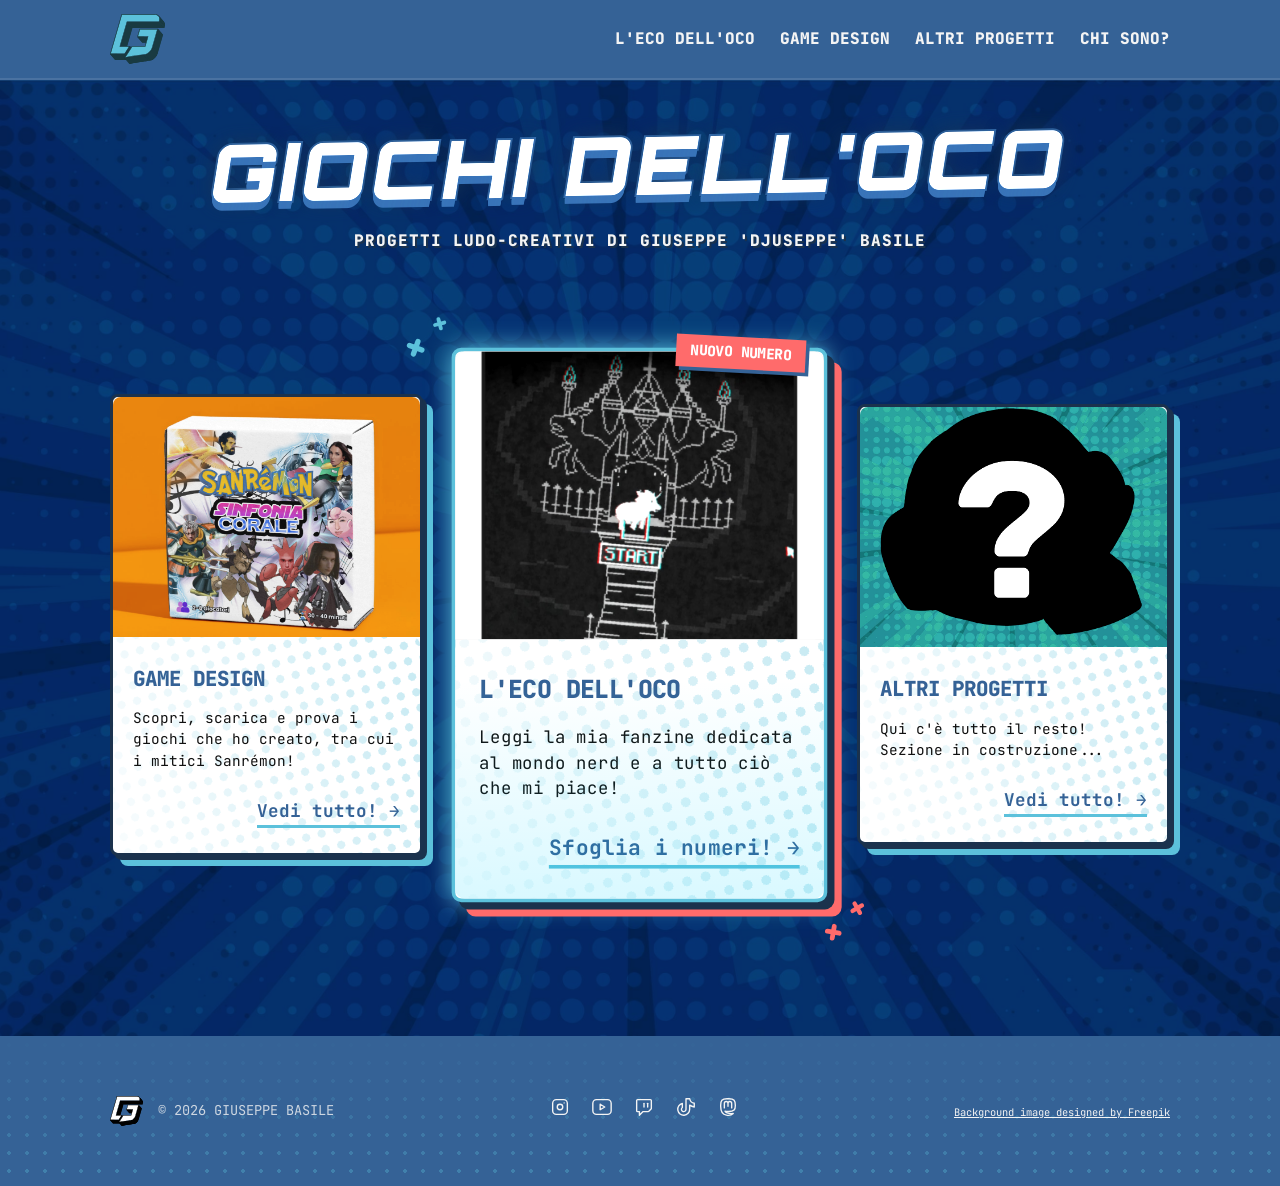
<file: index.html>
<!DOCTYPE html>
<html lang="it">

<head>
    <meta charset="UTF-8">
    <meta name="viewport" content="width=device-width, initial-scale=1.0">
    <title>Giochi dell'Oco by Djuseppe</title>
    <link rel="stylesheet" href="style.css">
    <link
        href="https://fonts.googleapis.com/css2?family=JetBrains+Mono:ital,wght@0,100..800;1,100..800&family=Orbitron:wght@400..900&family=Public+Sans:ital,wght@0,100..900;1,100..900&display=swap"
        rel="stylesheet">
    <script id="Cookiebot" src="https://consent.cookiebot.com/uc.js" data-cbid="774a7cf8-031b-4419-8644-e4ecdeaa2268"
        data-blockingmode="auto" type="text/javascript"></script>
    <!-- Google tag (gtag.js) -->
    <script async src="https://www.googletagmanager.com/gtag/js?id=G-E5PZ3YTMF1"></script>
    <script>
        window.dataLayer = window.dataLayer || [];
        function gtag() { dataLayer.push(arguments); }
        gtag('js', new Date());

        gtag('config', 'G-E5PZ3YTMF1');
    </script>

</head>

<body>

    <nav class="navbar">
        <div class="container nav-container">
            <div class="logo">
                <a href="index.html">
                    <img src="img/logo-colori.svg" alt="Logo Giochi dell'Oco" id="site-logo">
                </a>
            </div>

            <button class="menu-toggle" id="mobile-menu">
                <span class="bar"></span>
                <span class="bar"></span>
                <span class="bar"></span>
            </button>

            <ul class="nav-links">
                <li><a href="pages/eco.html">L'Eco dell'Oco</a></li>
                <li><a href="pages/games.html">Game Design</a></li>
                <li><a href="pages/wip.html">Altri Progetti</a></li>
                <li><a href="pages/about.html">Chi sono?</a></li>
            </ul>
        </div>
    </nav>

    <div class="page-main-content">
        <header class="hero-section">
            <div class="container">
                <h1 data-text="GIOCHI DELL'OCO">GIOCHI DELL'OCO</h1>
                <p class="hero-subtitle">Progetti ludo-creativi di Giuseppe 'Djuseppe' Basile</p>
            </div>
        </header>

        <main class="main-content">
            <div class="container">
                <div class="card-grid">

                    <article class="zine-card">
                        <a href="pages/games.html">
                            <div class="card-image">
                                <img src="img\home\sinfonia_etb.png" alt="Giochi" class="zine-img">
                            </div>
                            <div class="card-content">
                                <h3>GAME DESIGN</h3>
                                <p>Scopri, scarica e prova i giochi che ho creato, tra cui i mitici Sanrémon!</p>
                                <span class="card-btn">Vedi tutto! →</span>
                            </div>
                        </a>
                    </article>

                    <article class="zine-card featured">
                        <div class="card-sparks">
                            <span class="spark s-cyan-1"></span>
                            <span class="spark s-cyan-2"></span>
                            <span class="spark s-orange-1"></span>
                            <span class="spark s-orange-2"></span>
                        </div>
                        <div class="card-tag">NUOVO NUMERO</div>
                        <a href="pages/eco.html">
                            <div class="card-image">
                                <img src="img\covers\cover44.jpg" alt="Eco dell'Oco" class="zine-img">
                            </div>
                            <div class="card-content">
                                <h3>L'ECO DELL'OCO</h3>
                                <p>Leggi la mia fanzine dedicata al mondo nerd e a tutto ciò che mi piace!</p>
                                <span class="card-btn">Sfoglia i numeri! →</span>
                            </div>
                        </a>
                    </article>

                    <article class="zine-card">
                        <a href="pages/wip.html">
                            <div class="card-image">
                                <img src="img\home\mistery.png" alt="Progetti" class="zine-img">
                            </div>
                            <div class="card-content">
                                <h3>Altri Progetti</h3>
                                <p>Qui c'è tutto il resto! Sezione in costruzione...</p>
                                <span class="card-btn">Vedi tutto! →</span>
                            </div>
                        </a>
                    </article>

                </div>
            </div>
        </main>

    </div>

    <footer class="main-footer">
        <div class="container footer-content">
            <div class="footer-left">
                <div class="logo">
                    <img src="img/logo-bn.svg" alt="Logo Giochi dell'Oco" id="mini-logo">
                </div>
                <p class="copyright">&copy; 2026 Giuseppe Basile</p>
            </div>

            <div class="footer-right">

                <a href="https://www.instagram.com/giochidelloco" title="Instagram">
                    <svg xmlns="http://www.w3.org/2000/svg" width="24" height="24" viewBox="0 0 24 24" fill="none"
                        stroke="currentColor" stroke-width="2" stroke-linecap="round" stroke-linejoin="round"
                        class="icon icon-tabler icons-tabler-outline icon-tabler-brand-instagram">
                        <path stroke="none" d="M0 0h24v24H0z" fill="none" />
                        <path d="M4 8a4 4 0 0 1 4 -4h8a4 4 0 0 1 4 4v8a4 4 0 0 1 -4 4h-8a4 4 0 0 1 -4 -4l0 -8" />
                        <path d="M9 12a3 3 0 1 0 6 0a3 3 0 0 0 -6 0" />
                        <path d="M16.5 7.5v.01" />
                    </svg>
                </a>

                <a href="https://www.youtube.com/@djuseppe97" title="Youtube">
                    <svg xmlns="http://www.w3.org/2000/svg" width="24" height="24" viewBox="0 0 24 24" fill="none"
                        stroke="currentColor" stroke-width="2" stroke-linecap="round" stroke-linejoin="round"
                        class="icon icon-tabler icons-tabler-outline icon-tabler-brand-youtube">
                        <path stroke="none" d="M0 0h24v24H0z" fill="none" />
                        <path d="M2 8a4 4 0 0 1 4 -4h12a4 4 0 0 1 4 4v8a4 4 0 0 1 -4 4h-12a4 4 0 0 1 -4 -4v-8" />
                        <path d="M10 9l5 3l-5 3l0 -6" />
                    </svg>
                </a>

                <a href="https://www.twitch.tv/djuseppettv" title="Twitch">
                    <svg xmlns="http://www.w3.org/2000/svg" width="24" height="24" viewBox="0 0 24 24" fill="none"
                        stroke="currentColor" stroke-width="2" stroke-linecap="round" stroke-linejoin="round"
                        class="icon icon-tabler icons-tabler-outline icon-tabler-brand-twitch">
                        <path stroke="none" d="M0 0h24v24H0z" fill="none" />
                        <path
                            d="M4 5v11a1 1 0 0 0 1 1h2v4l4 -4h5.584c.266 0 .52 -.105 .707 -.293l2.415 -2.414c.187 -.188 .293 -.442 .293 -.708v-8.585a1 1 0 0 0 -1 -1h-14a1 1 0 0 0 -1 1l.001 0" />
                        <path d="M16 8l0 4" />
                        <path d="M12 8l0 4" />
                    </svg>
                </a>

                <a href="https://www.tiktok.com/@djuseppe_" title="TikTok">
                    <svg xmlns="http://www.w3.org/2000/svg" width="24" height="24" viewBox="0 0 24 24" fill="none"
                        stroke="currentColor" stroke-width="2" stroke-linecap="round" stroke-linejoin="round"
                        class="icon icon-tabler icons-tabler-outline icon-tabler-brand-tiktok">
                        <path stroke="none" d="M0 0h24v24H0z" fill="none" />
                        <path
                            d="M21 7.917v4.034a9.948 9.948 0 0 1 -5 -1.951v4.5a6.5 6.5 0 1 1 -8 -6.326v4.326a2.5 2.5 0 1 0 4 2v-11.5h4.083a6.005 6.005 0 0 0 4.917 4.917" />
                    </svg>
                </a>

                <a href="https://livellosegreto.it/@Djuseppe" title="Mastodon">
                    <svg xmlns="http://www.w3.org/2000/svg" width="24" height="24" viewBox="0 0 24 24" fill="none"
                        stroke="currentColor" stroke-width="2" stroke-linecap="round" stroke-linejoin="round"
                        class="icon icon-tabler icons-tabler-outline icon-tabler-brand-mastodon">
                        <path stroke="none" d="M0 0h24v24H0z" fill="none" />
                        <path
                            d="M18.648 15.254c-1.816 1.763 -6.648 1.626 -6.648 1.626a18.262 18.262 0 0 1 -3.288 -.256c1.127 1.985 4.12 2.81 8.982 2.475c-1.945 2.013 -13.598 5.257 -13.668 -7.636l-.026 -1.154c0 -3.036 .023 -4.115 1.352 -5.633c1.671 -1.91 6.648 -1.666 6.648 -1.666s4.977 -.243 6.648 1.667c1.329 1.518 1.352 2.597 1.352 5.633s-.456 4.074 -1.352 4.944" />
                        <path
                            d="M12 11.204v-2.926c0 -1.258 -.895 -2.278 -2 -2.278s-2 1.02 -2 2.278v4.722m4 -4.722c0 -1.258 .895 -2.278 2 -2.278s2 1.02 2 2.278v4.722" />
                    </svg>
                </a>

            </div>

            <div class="footer-credits">
                <a class="designedby" href="http://www.freepik.com">Background image designed by Freepik</a>
            </div>
        </div>

    </footer>

    <script>
        const menu = document.querySelector('#mobile-menu');
        const menuLinks = document.querySelector('.nav-links');
        const body = document.querySelector('body');

        menu.addEventListener('click', function () {
            menu.classList.toggle('is-active');
            menuLinks.classList.toggle('active');

            if (menuLinks.classList.contains('active')) {
                body.style.overflow = 'hidden';
            } else {
                body.style.overflow = 'auto';
            }
        });
    </script>

</body>

</html>
</file>
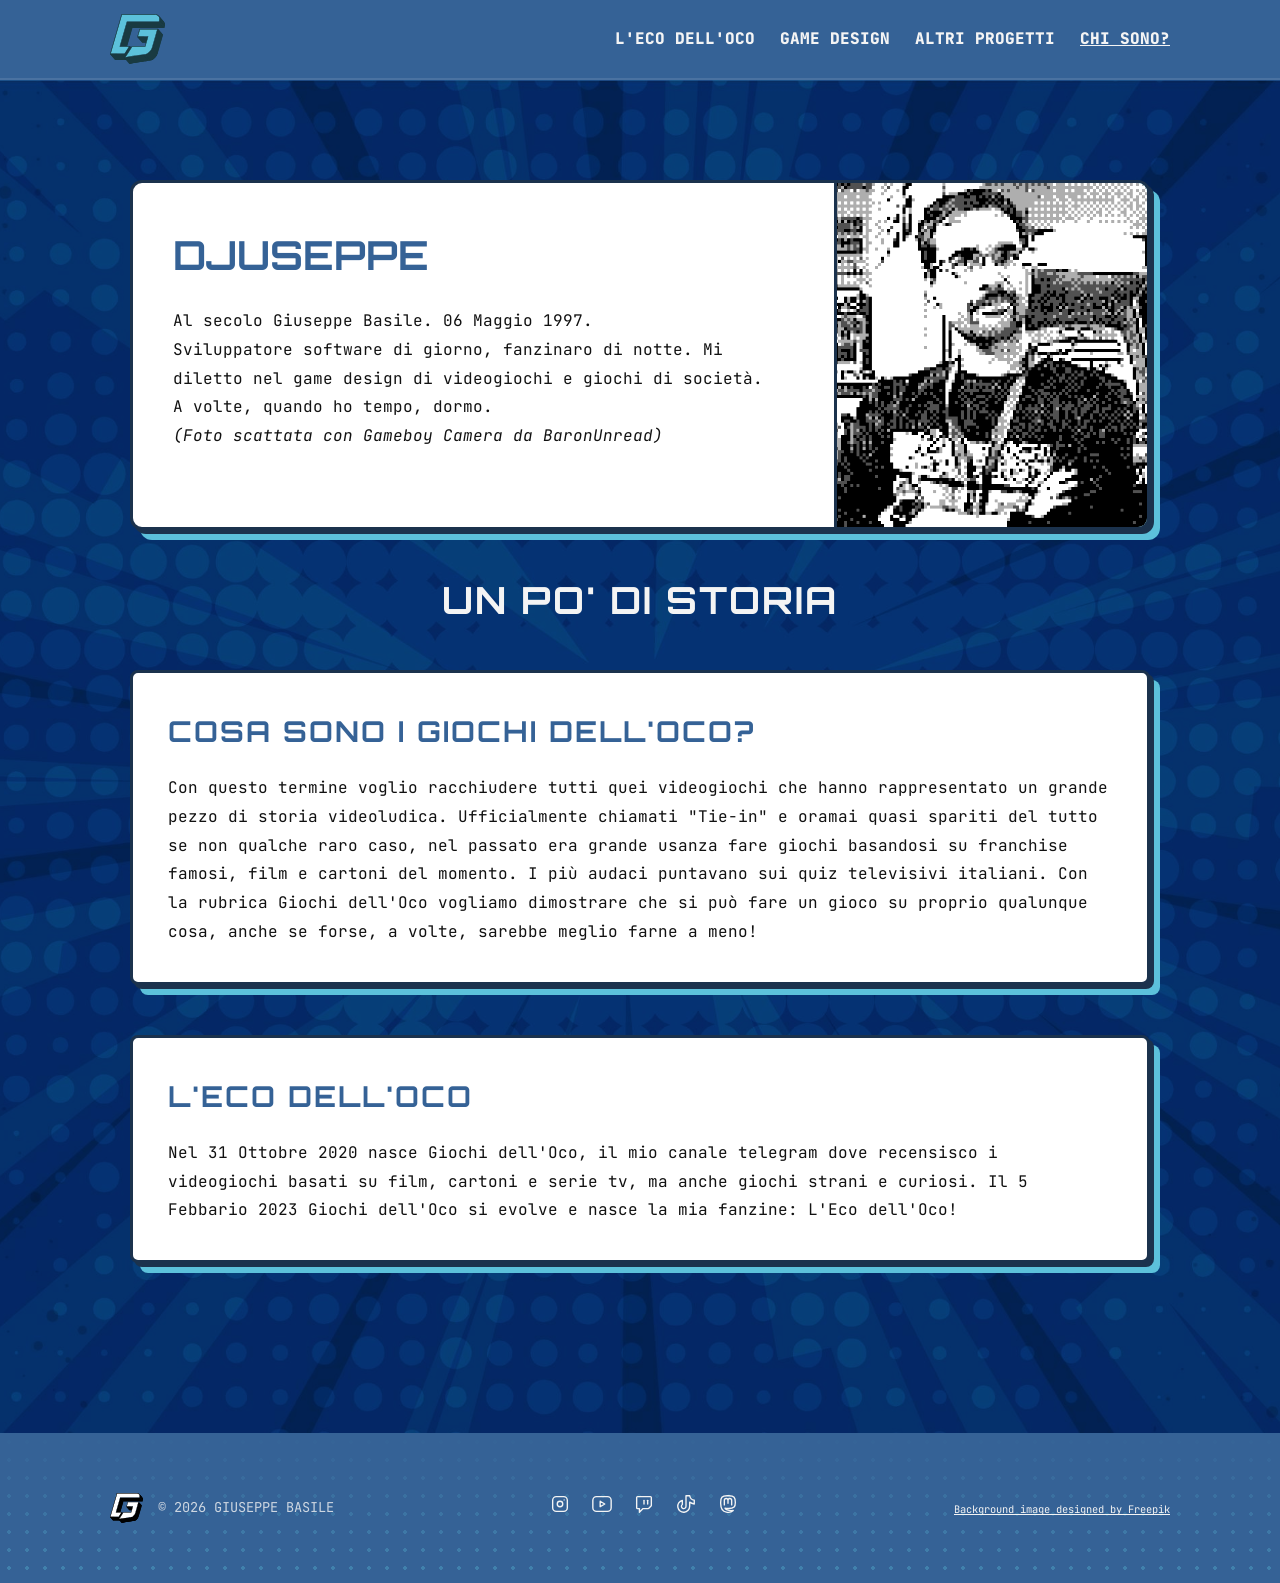
<file: pages/about.html>
<!DOCTYPE html>
<html lang="it">

<head>
    <meta charset="UTF-8">
    <meta name="viewport" content="width=device-width, initial-scale=1.0">
    <title>Giochi dell'Oco by Djuseppe</title>
    <link rel="stylesheet" href="../style.css">
    <link
        href="https://fonts.googleapis.com/css2?family=JetBrains+Mono:ital,wght@0,100..800;1,100..800&family=Orbitron:wght@400..900&family=Public+Sans:ital,wght@0,100..900;1,100..900&display=swap"
        rel="stylesheet">
    <script id="Cookiebot" src="https://consent.cookiebot.com/uc.js" data-cbid="774a7cf8-031b-4419-8644-e4ecdeaa2268"
        data-blockingmode="auto" type="text/javascript"></script>
    <!-- Google tag (gtag.js) -->
    <script async src="https://www.googletagmanager.com/gtag/js?id=G-E5PZ3YTMF1"></script>
    <script>
        window.dataLayer = window.dataLayer || [];
        function gtag() { dataLayer.push(arguments); }
        gtag('js', new Date());

        gtag('config', 'G-E5PZ3YTMF1');
    </script>

</head>

<body>

    <nav class="navbar">
        <div class="container nav-container">
            <div class="logo">
                <a href="../index.html">
                    <img src="../img/logo-colori.svg" alt="Logo Giochi dell'Oco" id="site-logo">
                </a>
            </div>

            <button class="menu-toggle" id="mobile-menu">
                <span class="bar"></span>
                <span class="bar"></span>
                <span class="bar"></span>
            </button>

            <ul class="nav-links">
                <li><a href="/pages/eco.html">L'Eco dell'Oco</a></li>
                <li><a href="/pages/games.html">Game Design</a></li>
                <li><a href="/pages/wip.html">Altri Progetti</a></li>
                <li><a href="/pages/about.html" class="active">Chi sono?</a></li>
            </ul>
        </div>
    </nav>

    <div class="page-main-content">

        <main class="main-content">
            <div class="container">

                <section class="bio-section">
                    <div class="container">
                        <article class="bio-card">
                            <div class="bio-content">
                                <h2>DJUSEPPE</h2>
                                <p>
                                    Al secolo Giuseppe Basile. 06 Maggio 1997. </br>
                                    Sviluppatore software di giorno, fanzinaro di notte. Mi diletto nel game design di
                                    videogiochi e giochi di società.</br>
                                    A volte, quando ho tempo, dormo.</br>
                                    <i>(Foto scattata con Gameboy Camera da BaronUnread)</i>
                                </p>
                            </div>
                            <div class="bio-image">
                                <img src="../img/gbcamera.png" alt="Djuseppe" class="zine-img">
                            </div>
                        </article>

                        <div class="section-title">
                            <h3>Un po' di Storia</h3>
                        </div>

                        <article class="info-block">
                            <h3>Cosa sono i Giochi dell'Oco?</h3>
                            <p>
                                Con questo termine voglio racchiudere tutti quei videogiochi che hanno rappresentato un grande pezzo di storia videoludica. 
                                Ufficialmente chiamati "Tie-in" e oramai quasi spariti del tutto se non qualche raro caso, nel passato era grande usanza fare giochi 
                                basandosi su franchise famosi, film e cartoni del momento. I più audaci puntavano sui quiz televisivi italiani. Con la rubrica 
                                Giochi dell'Oco vogliamo dimostrare che si può fare un gioco su proprio qualunque cosa, anche se forse, a volte, 
                                sarebbe meglio farne a meno!
                            </p>
                        </article>

                        <article class="info-block">
                            <h3>L'Eco dell'Oco</h3>
                            <p>
                                Nel 31 Ottobre 2020 nasce Giochi dell'Oco, il mio canale telegram dove recensisco i
                                videogiochi basati su film, cartoni e serie tv, ma anche giochi strani e curiosi.
                                Il 5 Febbario 2023 Giochi dell'Oco si evolve e nasce la mia fanzine: L'Eco dell'Oco!
                            </p>
                        </article>


                    </div>
                </section>

            </div>
        </main>

    </div>

    <footer class="main-footer">
        <div class="container footer-content">
            <div class="footer-left">
                <div class="logo">
                    <img src="../img/logo-bn.svg" alt="Logo Giochi dell'Oco" id="mini-logo">
                </div>
                <p class="copyright">&copy; 2026 Giuseppe Basile</p>
            </div>

            <div class="footer-right">

                <a href="https://www.instagram.com/giochidelloco" title="Instagram">
                    <svg xmlns="http://www.w3.org/2000/svg" width="24" height="24" viewBox="0 0 24 24" fill="none"
                        stroke="currentColor" stroke-width="2" stroke-linecap="round" stroke-linejoin="round"
                        class="icon icon-tabler icons-tabler-outline icon-tabler-brand-instagram">
                        <path stroke="none" d="M0 0h24v24H0z" fill="none" />
                        <path d="M4 8a4 4 0 0 1 4 -4h8a4 4 0 0 1 4 4v8a4 4 0 0 1 -4 4h-8a4 4 0 0 1 -4 -4l0 -8" />
                        <path d="M9 12a3 3 0 1 0 6 0a3 3 0 0 0 -6 0" />
                        <path d="M16.5 7.5v.01" />
                    </svg>
                </a>

                <a href="https://www.youtube.com/@djuseppe97" title="Youtube">
                    <svg xmlns="http://www.w3.org/2000/svg" width="24" height="24" viewBox="0 0 24 24" fill="none"
                        stroke="currentColor" stroke-width="2" stroke-linecap="round" stroke-linejoin="round"
                        class="icon icon-tabler icons-tabler-outline icon-tabler-brand-youtube">
                        <path stroke="none" d="M0 0h24v24H0z" fill="none" />
                        <path d="M2 8a4 4 0 0 1 4 -4h12a4 4 0 0 1 4 4v8a4 4 0 0 1 -4 4h-12a4 4 0 0 1 -4 -4v-8" />
                        <path d="M10 9l5 3l-5 3l0 -6" />
                    </svg>
                </a>

                <a href="https://www.twitch.tv/djuseppettv" title="Twitch">
                    <svg xmlns="http://www.w3.org/2000/svg" width="24" height="24" viewBox="0 0 24 24" fill="none"
                        stroke="currentColor" stroke-width="2" stroke-linecap="round" stroke-linejoin="round"
                        class="icon icon-tabler icons-tabler-outline icon-tabler-brand-twitch">
                        <path stroke="none" d="M0 0h24v24H0z" fill="none" />
                        <path
                            d="M4 5v11a1 1 0 0 0 1 1h2v4l4 -4h5.584c.266 0 .52 -.105 .707 -.293l2.415 -2.414c.187 -.188 .293 -.442 .293 -.708v-8.585a1 1 0 0 0 -1 -1h-14a1 1 0 0 0 -1 1l.001 0" />
                        <path d="M16 8l0 4" />
                        <path d="M12 8l0 4" />
                    </svg>
                </a>

                <a href="https://www.tiktok.com/@djuseppe_" title="TikTok">
                    <svg xmlns="http://www.w3.org/2000/svg" width="24" height="24" viewBox="0 0 24 24" fill="none"
                        stroke="currentColor" stroke-width="2" stroke-linecap="round" stroke-linejoin="round"
                        class="icon icon-tabler icons-tabler-outline icon-tabler-brand-tiktok">
                        <path stroke="none" d="M0 0h24v24H0z" fill="none" />
                        <path
                            d="M21 7.917v4.034a9.948 9.948 0 0 1 -5 -1.951v4.5a6.5 6.5 0 1 1 -8 -6.326v4.326a2.5 2.5 0 1 0 4 2v-11.5h4.083a6.005 6.005 0 0 0 4.917 4.917" />
                    </svg>
                </a>

                <a href="https://livellosegreto.it/@Djuseppe" title="Mastodon">
                    <svg xmlns="http://www.w3.org/2000/svg" width="24" height="24" viewBox="0 0 24 24" fill="none"
                        stroke="currentColor" stroke-width="2" stroke-linecap="round" stroke-linejoin="round"
                        class="icon icon-tabler icons-tabler-outline icon-tabler-brand-mastodon">
                        <path stroke="none" d="M0 0h24v24H0z" fill="none" />
                        <path
                            d="M18.648 15.254c-1.816 1.763 -6.648 1.626 -6.648 1.626a18.262 18.262 0 0 1 -3.288 -.256c1.127 1.985 4.12 2.81 8.982 2.475c-1.945 2.013 -13.598 5.257 -13.668 -7.636l-.026 -1.154c0 -3.036 .023 -4.115 1.352 -5.633c1.671 -1.91 6.648 -1.666 6.648 -1.666s4.977 -.243 6.648 1.667c1.329 1.518 1.352 2.597 1.352 5.633s-.456 4.074 -1.352 4.944" />
                        <path
                            d="M12 11.204v-2.926c0 -1.258 -.895 -2.278 -2 -2.278s-2 1.02 -2 2.278v4.722m4 -4.722c0 -1.258 .895 -2.278 2 -2.278s2 1.02 2 2.278v4.722" />
                    </svg>
                </a>

            </div>

            <div class="footer-credits">
                <a class="designedby" href="http://www.freepik.com">Background image designed by Freepik</a>
            </div>
        </div>

    </footer>

    <script>
        const menu = document.querySelector('#mobile-menu');
        const menuLinks = document.querySelector('.nav-links');
        const body = document.querySelector('body');

        menu.addEventListener('click', function () {
            menu.classList.toggle('is-active');
            menuLinks.classList.toggle('active');

            if (menuLinks.classList.contains('active')) {
                body.style.overflow = 'hidden';
            } else {
                body.style.overflow = 'auto';
            }
        });
    </script>

</body>

</html>
</file>
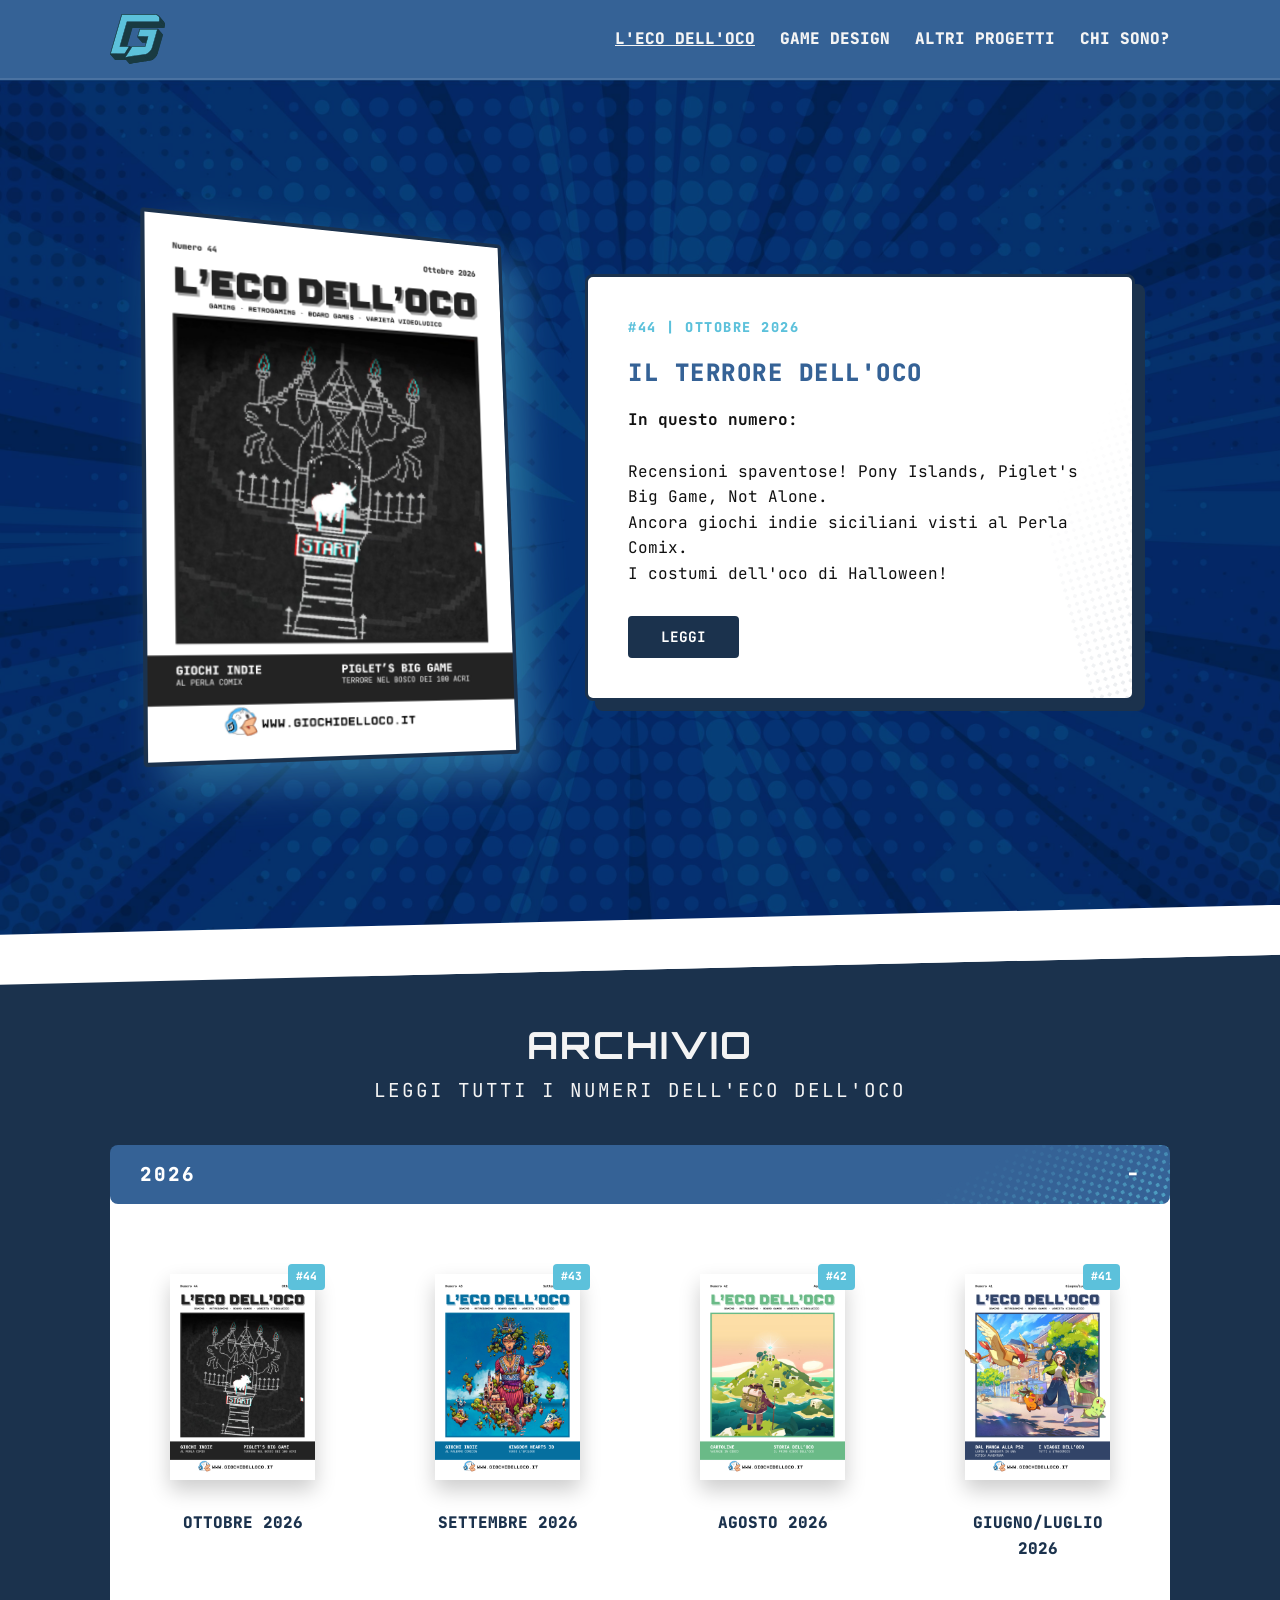
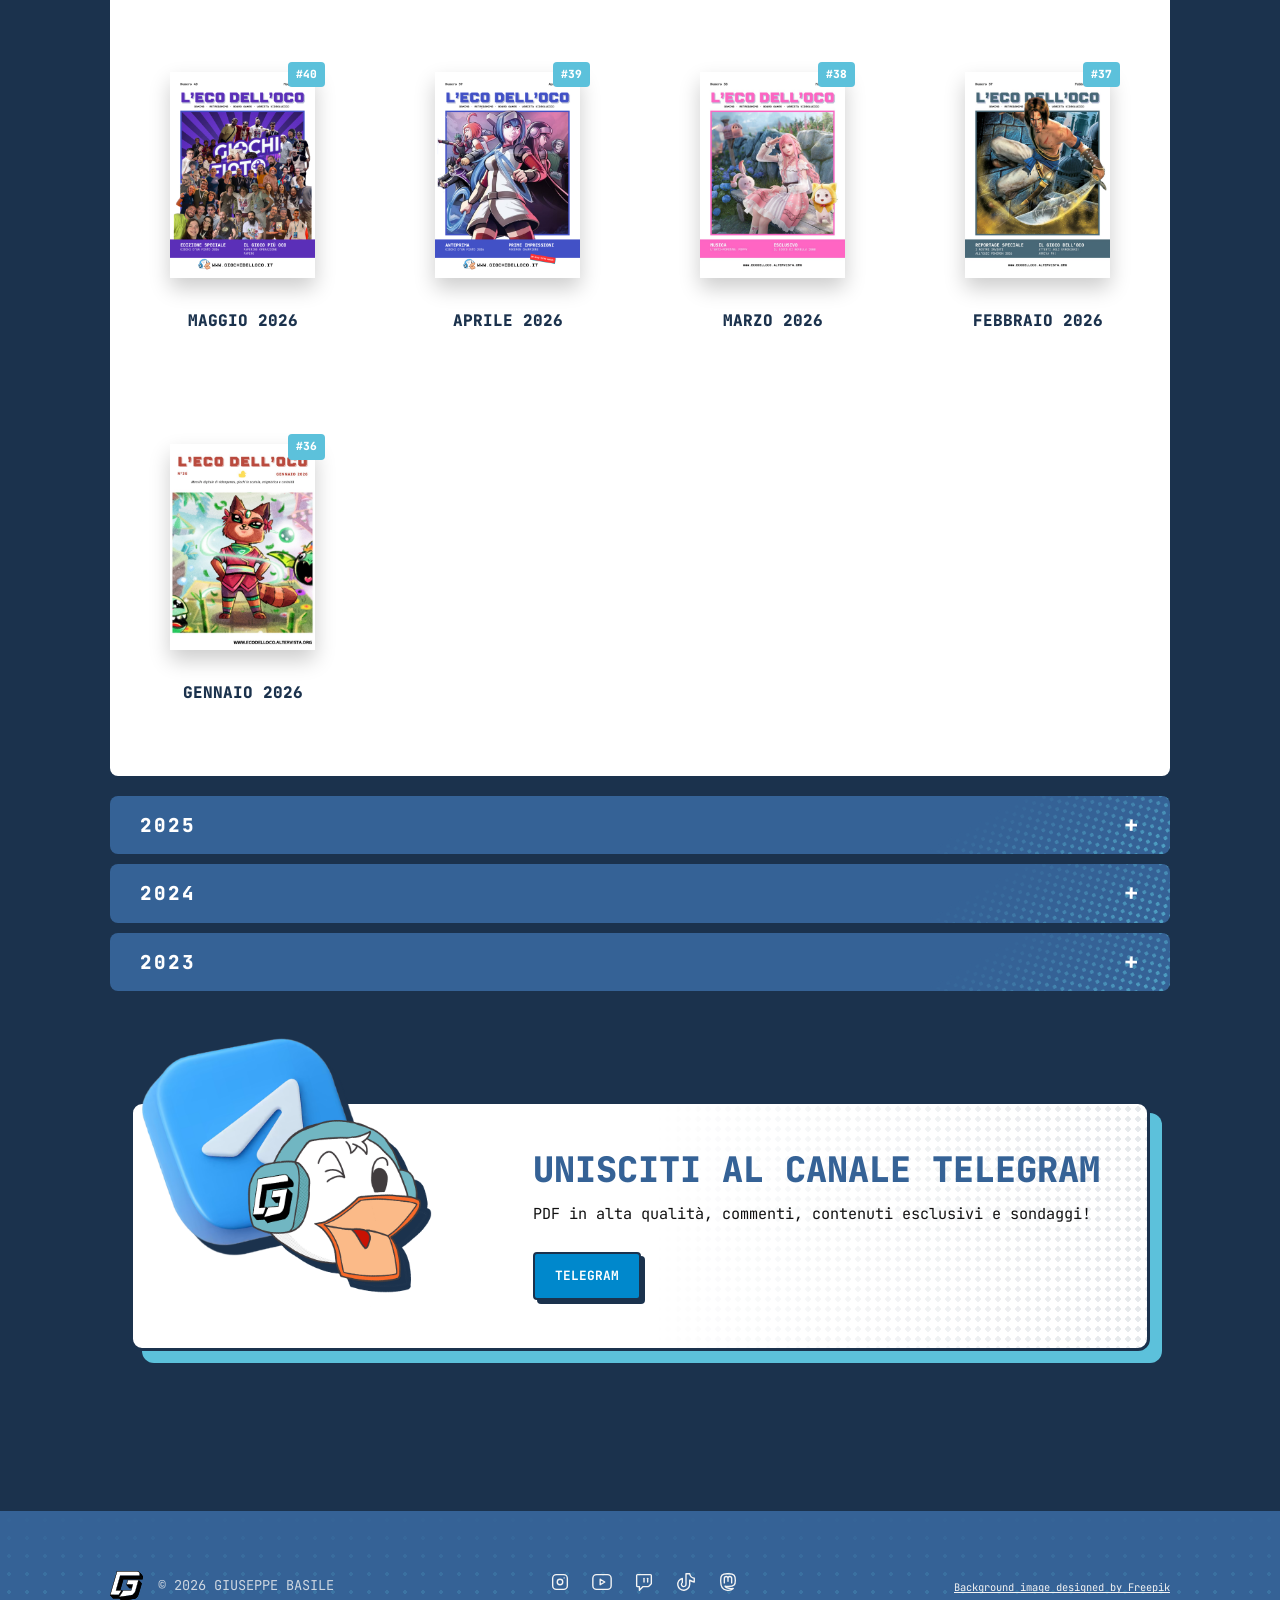
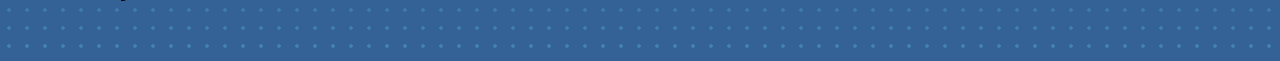
<file: pages/eco.html>
<!DOCTYPE html>
<html lang="it">

<head>
    <meta charset="UTF-8">
    <meta name="viewport" content="width=device-width, initial-scale=1.0">
    <title>Giochi dell'Oco by Djuseppe</title>
    <link rel="stylesheet" href="../style.css">
    <link
        href="https://fonts.googleapis.com/css2?family=JetBrains+Mono:ital,wght@0,100..800;1,100..800&family=Orbitron:wght@400..900&family=Public+Sans:ital,wght@0,100..900;1,100..900&display=swap"
        rel="stylesheet">
    <script id="Cookiebot" src="https://consent.cookiebot.com/uc.js" data-cbid="774a7cf8-031b-4419-8644-e4ecdeaa2268"
        data-blockingmode="auto" type="text/javascript"></script>
    <!-- Google tag (gtag.js) -->
    <script async src="https://www.googletagmanager.com/gtag/js?id=G-E5PZ3YTMF1"></script>
    <script>
        window.dataLayer = window.dataLayer || [];
        function gtag() { dataLayer.push(arguments); }
        gtag('js', new Date());

        gtag('config', 'G-E5PZ3YTMF1');
    </script>

</head>

<body>

    <nav class="navbar">
        <div class="container nav-container">
            <div class="logo">
                <a href="/index.html">
                    <img src="/img/logo-colori.svg" alt="Logo Giochi dell'Oco" id="site-logo">
                </a>
            </div>

            <button class="menu-toggle" id="mobile-menu">
                <span class="bar"></span>
                <span class="bar"></span>
                <span class="bar"></span>
            </button>

            <ul class="nav-links">
                <li><a href="/pages/eco.html" class="active">L'Eco dell'Oco</a></li>
                <li><a href="/pages/games.html">Game Design</a></li>
                <li><a href="/pages/wip.html">Altri Progetti</a></li>
                <li><a href="/pages/about.html">Chi sono?</a></li>
            </ul>
        </div>
    </nav>

    <div class="page-main-content">
        <main class="main-content">
            <section class="featured-issue">
                <div class="container featured-flex">

                    <div class="issue-cover-standalone">
                        <img src="../img/covers/cover44.jpg" alt="L'Eco dell'Oco #44">
                        <div class="cover-shadow"></div>
                    </div>

                    <article class="issue-info-card">
                        <span class="issue-number">#44 | OTTOBRE 2026</span>
                        <span class="issue-title">IL TERRORE DELL'OCO</span>
                        <p>
                            <b>In questo numero:</b></br></br>
                            Recensioni spaventose! Pony Islands, Piglet's Big Game, Not Alone.</br>
                            Ancora giochi indie siciliani visti al Perla Comix.</br>
                            I costumi dell'oco di Halloween!</br>
                        </p>
                        <div class="issue-actions">
                            <a href="../fanzine/numero44.pdf" target="_blank" class="btn-solid">LEGGI</a>
                        </div>
                    </article>

                </div>
            </section>
        </main>
    </div>

    <div class="diagonal-divider"></div>


    <div class="secondary-content">
        <div class="section-title">
            <h3>Archivio</h3>
            <p>Leggi tutti i numeri dell'Eco dell'Oco</p>
        </div>
        <div class="container">
            <div class="library">

                <div class="accordion-wrapper">
                    <div class="accordion-item is-open">
                        <div class="accordion-header">
                            <span>2026</span>
                        </div>
                        <div class="accordion-content">
                            <div class="library-grid">

                                <a href="../fanzine/numero44.pdf" target="_blank" class="card-link-wrapper">
                                    <article class="library-card">
                                        <div class="library-card-display">
                                            <img src="../img/covers/cover44.jpg" alt="L'Eco dell'Oco #44">
                                            <div class="library-card-tag">#44</div>
                                        </div>
                                        <div class="library-card-info">
                                            <span class="library-date">OTTOBRE 2026</span>
                                        </div>
                                    </article>
                                </a>

                                <a href="../fanzine/numero43.pdf" target="_blank" class="card-link-wrapper">
                                    <article class="library-card">
                                        <div class="library-card-display">
                                            <img src="../img/covers/cover43.jpg" alt="L'Eco dell'Oco #43">
                                            <div class="library-card-tag">#43</div>
                                        </div>
                                        <div class="library-card-info">
                                            <span class="library-date">SETTEMBRE 2026</span>
                                        </div>
                                    </article>
                                </a>

                                <a href="../fanzine/numero42.pdf" target="_blank" class="card-link-wrapper">
                                    <article class="library-card">
                                        <div class="library-card-display">
                                            <img src="../img/covers/cover42.jpg" alt="L'Eco dell'Oco #42">
                                            <div class="library-card-tag">#42</div>
                                        </div>
                                        <div class="library-card-info">
                                            <span class="library-date">AGOSTO 2026</span>
                                        </div>
                                    </article>
                                </a>

                                <a href="../fanzine/numero41.pdf" target="_blank" class="card-link-wrapper">
                                    <article class="library-card">
                                        <div class="library-card-display">
                                            <img src="../img/covers/cover41.jpg" alt="L'Eco dell'Oco #41">
                                            <div class="library-card-tag">#41</div>
                                        </div>
                                        <div class="library-card-info">
                                            <span class="library-date">GIUGNO/LUGLIO 2026</span>
                                        </div>
                                    </article>
                                </a>

                                <a href="../fanzine/numero40.pdf" target="_blank" class="card-link-wrapper">
                                    <article class="library-card">
                                        <div class="library-card-display">
                                            <img src="../img/covers/cover40.jpg" alt="L'Eco dell'Oco #40">
                                            <div class="library-card-tag">#40</div>
                                        </div>
                                        <div class="library-card-info">
                                            <span class="library-date">MAGGIO 2026</span>
                                        </div>
                                    </article>
                                </a>

                                <a href="../fanzine/numero39.pdf" target="_blank" class="card-link-wrapper">
                                    <article class="library-card">
                                        <div class="library-card-display">
                                            <img src="../img/covers/cover39.jpg" alt="L'Eco dell'Oco #39">
                                            <div class="library-card-tag">#39</div>
                                        </div>
                                        <div class="library-card-info">
                                            <span class="library-date">APRILE 2026</span>
                                        </div>
                                    </article>
                                </a>

                                <a href="../fanzine/numero38.pdf" target="_blank" class="card-link-wrapper">
                                    <article class="library-card">
                                        <div class="library-card-display">
                                            <img src="../img/covers/cover38.jpg" alt="L'Eco dell'Oco #38">
                                            <div class="library-card-tag">#38</div>
                                        </div>
                                        <div class="library-card-info">
                                            <span class="library-date">MARZO 2026</span>
                                        </div>
                                    </article>
                                </a>

                                <a href="../fanzine/numero37.pdf" target="_blank" class="card-link-wrapper">
                                    <article class="library-card">
                                        <div class="library-card-display">
                                            <img src="../img/covers/cover37.jpg" alt="L'Eco dell'Oco #38">
                                            <div class="library-card-tag">#37</div>
                                        </div>
                                        <div class="library-card-info">
                                            <span class="library-date">FEBBRAIO 2026</span>
                                        </div>
                                    </article>
                                </a>

                                <a href="../fanzine/numero36.pdf" target="_blank" class="card-link-wrapper">
                                    <article class="library-card">
                                        <div class="library-card-display">
                                            <img src="../img/covers/cover36.jpg" alt="L'Eco dell'Oco #38">
                                            <div class="library-card-tag">#36</div>
                                        </div>
                                        <div class="library-card-info">
                                            <span class="library-date">GENNAIO 2026</span>
                                        </div>
                                    </article>
                                </a>

                            </div>
                        </div>
                    </div>

                    <div class="accordion-item">
                        <div class="accordion-header">
                            <span>2025</span>
                        </div>
                        <div class="accordion-content">
                            <div class="library-grid">

                                <a href="../fanzine/numero35.pdf" target="_blank" class="card-link-wrapper">
                                    <article class="library-card">
                                        <div class="library-card-display">
                                            <img src="../img/covers/cover35.jpg" alt="L'Eco dell'Oco #35">
                                            <div class="library-card-tag">#35</div>
                                        </div>
                                        <div class="library-card-info">
                                            <span class="library-date">DICEMBRE 2025</span>
                                        </div>
                                    </article>
                                </a>

                                <a href="../fanzine/numero33.pdf" target="_blank" class="card-link-wrapper">
                                    <article class="library-card">
                                        <div class="library-card-display">
                                            <img src="../img/covers/cover33.jpg" alt="L'Eco dell'Oco #33">
                                            <div class="library-card-tag">#33/34</div>
                                        </div>
                                        <div class="library-card-info">
                                            <span class="library-date">OTT+NOV 2025</span>
                                        </div>
                                    </article>
                                </a>


                                <a href="../fanzine/numero32.pdf" target="_blank" class="card-link-wrapper">
                                    <article class="library-card">
                                        <div class="library-card-display">
                                            <img src="../img/covers/cover32.jpg" alt="L'Eco dell'Oco #32">
                                            <div class="library-card-tag">#32</div>
                                        </div>
                                        <div class="library-card-info">
                                            <span class="library-date">SETTEMBRE 2025</span>
                                        </div>
                                    </article>
                                </a>

                                <a href="../fanzine/numero31.pdf" target="_blank" class="card-link-wrapper">
                                    <article class="library-card">
                                        <div class="library-card-display">
                                            <img src="../img/covers/cover31.jpg" alt="L'Eco dell'Oco #31">
                                            <div class="library-card-tag">#31</div>
                                        </div>
                                        <div class="library-card-info">
                                            <span class="library-date">AGOSTO 2025</span>
                                        </div>
                                    </article>
                                </a>

                                <a href="../fanzine/numero30.pdf" target="_blank" class="card-link-wrapper">
                                    <article class="library-card">
                                        <div class="library-card-display">
                                            <img src="../img/covers/cover30.jpg" alt="L'Eco dell'Oco #30">
                                            <div class="library-card-tag">#30</div>
                                        </div>
                                        <div class="library-card-info">
                                            <span class="library-date">LUGLIO 2025</span>
                                        </div>
                                    </article>
                                </a>

                                <a href="../fanzine/numero29.pdf" target="_blank" class="card-link-wrapper">
                                    <article class="library-card">
                                        <div class="library-card-display">
                                            <img src="../img/covers/cover29.jpg" alt="L'Eco dell'Oco #29">
                                            <div class="library-card-tag">#29</div>
                                        </div>
                                        <div class="library-card-info">
                                            <span class="library-date">GIUGNO 2025</span>
                                        </div>
                                    </article>
                                </a>

                                <a href="../fanzine/numero28.pdf" target="_blank" class="card-link-wrapper">
                                    <article class="library-card">
                                        <div class="library-card-display">
                                            <img src="../img/covers/cover28.jpg" alt="L'Eco dell'Oco #28">
                                            <div class="library-card-tag">#28</div>
                                        </div>
                                        <div class="library-card-info">
                                            <span class="library-date">MAGGIO 2025</span>
                                        </div>
                                    </article>
                                </a>

                                <a href="../fanzine/numero27.pdf" target="_blank" class="card-link-wrapper">
                                    <article class="library-card">
                                        <div class="library-card-display">
                                            <img src="../img/covers/cover27.jpg" alt="L'Eco dell'Oco #27">
                                            <div class="library-card-tag">#27</div>
                                        </div>
                                        <div class="library-card-info">
                                            <span class="library-date">APRILE 2025</span>
                                        </div>
                                    </article>
                                </a>

                                <a href="../fanzine/numero26.pdf" target="_blank" class="card-link-wrapper">
                                    <article class="library-card">
                                        <div class="library-card-display">
                                            <img src="../img/covers/cover26.jpg" alt="L'Eco dell'Oco #26">
                                            <div class="library-card-tag">#26</div>
                                        </div>
                                        <div class="library-card-info">
                                            <span class="library-date">MARZO 2025</span>
                                        </div>
                                    </article>
                                </a>

                                <a href="../fanzine/numero25.pdf" target="_blank" class="card-link-wrapper">
                                    <article class="library-card">
                                        <div class="library-card-display">
                                            <img src="../img/covers/cover25.jpg" alt="L'Eco dell'Oco #25">
                                            <div class="library-card-tag">#25</div>
                                        </div>
                                        <div class="library-card-info">
                                            <span class="library-date">FEBBRAIO 2025</span>
                                        </div>
                                    </article>
                                </a>

                                <a href="../fanzine/numero24.pdf" target="_blank" class="card-link-wrapper">
                                    <article class="library-card">
                                        <div class="library-card-display">
                                            <img src="../img/covers/cover24.jpg" alt="L'Eco dell'Oco #24">
                                            <div class="library-card-tag">#24</div>
                                        </div>
                                        <div class="library-card-info">
                                            <span class="library-date">GENNAIO 2025</span>
                                        </div>
                                    </article>
                                </a>


                            </div>
                        </div>
                    </div>

                    <div class="accordion-item">
                        <div class="accordion-header">
                            <span>2024</span>
                        </div>
                        <div class="accordion-content">
                            <div class="library-grid">

                                <a href="../fanzine/numero23.pdf" target="_blank" class="card-link-wrapper">
                                    <article class="library-card">
                                        <div class="library-card-display">
                                            <img src="../img/covers/cover23.jpg" alt="L'Eco dell'Oco #23">
                                            <div class="library-card-tag">#23</div>
                                        </div>
                                        <div class="library-card-info">
                                            <span class="library-date">DICEMBRE 2024</span>
                                        </div>
                                    </article>
                                </a>

                                <a href="../fanzine/numero22.pdf" target="_blank" class="card-link-wrapper">
                                    <article class="library-card">
                                        <div class="library-card-display">
                                            <img src="../img/covers/cover22.jpg" alt="L'Eco dell'Oco #22">
                                            <div class="library-card-tag">#22</div>
                                        </div>
                                        <div class="library-card-info">
                                            <span class="library-date">NOVEMBRE 2024</span>
                                        </div>
                                    </article>
                                </a>

                                <a href="../fanzine/numero21.pdf" target="_blank" class="card-link-wrapper">
                                    <article class="library-card">
                                        <div class="library-card-display">
                                            <img src="../img/covers/cover21.jpg" alt="L'Eco dell'Oco #21">
                                            <div class="library-card-tag">#21</div>
                                        </div>
                                        <div class="library-card-info">
                                            <span class="library-date">OTTOBRE 2024</span>
                                        </div>
                                    </article>
                                </a>

                                <a href="../fanzine/numero20.pdf" target="_blank" class="card-link-wrapper">
                                    <article class="library-card">
                                        <div class="library-card-display">
                                            <img src="../img/covers/cover20.jpg" alt="L'Eco dell'Oco #20">
                                            <div class="library-card-tag">#20</div>
                                        </div>
                                        <div class="library-card-info">
                                            <span class="library-date">SETTEMBRE 2024</span>
                                        </div>
                                    </article>
                                </a>

                                <a href="../fanzine/numero19.pdf" target="_blank" class="card-link-wrapper">
                                    <article class="library-card">
                                        <div class="library-card-display">
                                            <img src="../img/covers/cover19.jpg" alt="L'Eco dell'Oco #19">
                                            <div class="library-card-tag">#19</div>
                                        </div>
                                        <div class="library-card-info">
                                            <span class="library-date">AGOSTO 2024</span>
                                        </div>
                                    </article>
                                </a>

                                <a href="../fanzine/numero18.pdf" target="_blank" class="card-link-wrapper">
                                    <article class="library-card">
                                        <div class="library-card-display">
                                            <img src="../img/covers/cover18.jpg" alt="L'Eco dell'Oco #18">
                                            <div class="library-card-tag">#18</div>
                                        </div>
                                        <div class="library-card-info">
                                            <span class="library-date">LUGLIO 2024</span>
                                        </div>
                                    </article>
                                </a>

                                <a href="../fanzine/numero17.pdf" target="_blank" class="card-link-wrapper">
                                    <article class="library-card">
                                        <div class="library-card-display">
                                            <img src="../img/covers/cover17.jpg" alt="L'Eco dell'Oco #17">
                                            <div class="library-card-tag">#17</div>
                                        </div>
                                        <div class="library-card-info">
                                            <span class="library-date">GIUGNO 2024</span>
                                        </div>
                                    </article>
                                </a>

                                <a href="../fanzine/numero16.pdf" target="_blank" class="card-link-wrapper">
                                    <article class="library-card">
                                        <div class="library-card-display">
                                            <img src="../img/covers/cover16.jpg" alt="L'Eco dell'Oco #16">
                                            <div class="library-card-tag">#16</div>
                                        </div>
                                        <div class="library-card-info">
                                            <span class="library-date">MAGGIO 2024</span>
                                        </div>
                                    </article>
                                </a>

                                <a href="../fanzine/numero15.pdf" target="_blank" class="card-link-wrapper">
                                    <article class="library-card">
                                        <div class="library-card-display">
                                            <img src="../img/covers/cover15.jpg" alt="L'Eco dell'Oco #15">
                                            <div class="library-card-tag">#15</div>
                                        </div>
                                        <div class="library-card-info">
                                            <span class="library-date">APRILE 2024</span>
                                        </div>
                                    </article>
                                </a>

                                <a href="../fanzine/numero14.pdf" target="_blank" class="card-link-wrapper">
                                    <article class="library-card">
                                        <div class="library-card-display">
                                            <img src="../img/covers/cover14.jpg" alt="L'Eco dell'Oco #14">
                                            <div class="library-card-tag">#14</div>
                                        </div>
                                        <div class="library-card-info">
                                            <span class="library-date">MARZO 2024</span>
                                        </div>
                                    </article>
                                </a>

                                <a href="../fanzine/numero13.pdf" target="_blank" class="card-link-wrapper">
                                    <article class="library-card">
                                        <div class="library-card-display">
                                            <img src="../img/covers/cover13.jpg" alt="L'Eco dell'Oco #13">
                                            <div class="library-card-tag">#13</div>
                                        </div>
                                        <div class="library-card-info">
                                            <span class="library-date">FEBBRAIO 2024</span>
                                        </div>
                                    </article>
                                </a>

                                <a href="../fanzine/numero12.pdf" target="_blank" class="card-link-wrapper">
                                    <article class="library-card">
                                        <div class="library-card-display">
                                            <img src="../img/covers/cover12.jpg" alt="L'Eco dell'Oco #12">
                                            <div class="library-card-tag">#12</div>
                                        </div>
                                        <div class="library-card-info">
                                            <span class="library-date">GENNAIO 2024</span>
                                        </div>
                                    </article>
                                </a>


                            </div>
                        </div>
                    </div>

                    <div class="accordion-item">
                        <div class="accordion-header">
                            <span>2023</span>
                        </div>
                        <div class="accordion-content">
                            <div class="library-grid">

                                <a href="../fanzine/numero11.pdf" target="_blank" class="card-link-wrapper">
                                    <article class="library-card">
                                        <div class="library-card-display">
                                            <img src="../img/covers/cover11.jpg" alt="L'Eco dell'Oco #11">
                                            <div class="library-card-tag">#11</div>
                                        </div>
                                        <div class="library-card-info">
                                            <span class="library-date">DICEMBRE 2023</span>
                                        </div>
                                    </article>
                                </a>

                                <a href="../fanzine/numero10.pdf" target="_blank" class="card-link-wrapper">
                                    <article class="library-card">
                                        <div class="library-card-display">
                                            <img src="../img/covers/cover10.jpg" alt="L'Eco dell'Oco #10">
                                            <div class="library-card-tag">#10</div>
                                        </div>
                                        <div class="library-card-info">
                                            <span class="library-date">NOVEMBRE 2023</span>
                                        </div>
                                    </article>
                                </a>

                                <a href="../fanzine/numero9.pdf" target="_blank" class="card-link-wrapper">
                                    <article class="library-card">
                                        <div class="library-card-display">
                                            <img src="../img/covers/cover9.jpg" alt="L'Eco dell'Oco #09">
                                            <div class="library-card-tag">#09</div>
                                        </div>
                                        <div class="library-card-info">
                                            <span class="library-date">OTTOBRE 2023</span>
                                        </div>
                                    </article>
                                </a>

                                <a href="../fanzine/numero8.pdf" target="_blank" class="card-link-wrapper">
                                    <article class="library-card">
                                        <div class="library-card-display">
                                            <img src="../img/covers/cover8.jpg" alt="L'Eco dell'Oco #08">
                                            <div class="library-card-tag">#08</div>
                                        </div>
                                        <div class="library-card-info">
                                            <span class="library-date">SETTEMBRE 2023</span>
                                        </div>
                                    </article>
                                </a>

                                <a href="../fanzine/numero7.pdf" target="_blank" class="card-link-wrapper">
                                    <article class="library-card">
                                        <div class="library-card-display">
                                            <img src="../img/covers/cover7.jpg" alt="L'Eco dell'Oco #07">
                                            <div class="library-card-tag">#07</div>
                                        </div>
                                        <div class="library-card-info">
                                            <span class="library-date">AGOSTO 2023</span>
                                        </div>
                                    </article>
                                </a>

                                <a href="../fanzine/numero6.pdf" target="_blank" class="card-link-wrapper">
                                    <article class="library-card">
                                        <div class="library-card-display">
                                            <img src="../img/covers/cover6.jpg" alt="L'Eco dell'Oco #06">
                                            <div class="library-card-tag">#06</div>
                                        </div>
                                        <div class="library-card-info">
                                            <span class="library-date">LUGLIO 2023</span>
                                        </div>
                                    </article>
                                </a>

                                <a href="../fanzine/numero5.pdf" target="_blank" class="card-link-wrapper">
                                    <article class="library-card">
                                        <div class="library-card-display">
                                            <img src="../img/covers/cover5.jpg" alt="L'Eco dell'Oco #05">
                                            <div class="library-card-tag">#05</div>
                                        </div>
                                        <div class="library-card-info">
                                            <span class="library-date">GIUGNO 2023</span>
                                        </div>
                                    </article>
                                </a>

                                <a href="../fanzine/numero4.pdf" target="_blank" class="card-link-wrapper">
                                    <article class="library-card">
                                        <div class="library-card-display">
                                            <img src="../img/covers/cover4.jpg" alt="L'Eco dell'Oco #04">
                                            <div class="library-card-tag">#04</div>
                                        </div>
                                        <div class="library-card-info">
                                            <span class="library-date">MAGGIO 2023</span>
                                        </div>
                                    </article>
                                </a>

                                <a href="../fanzine/numero3.pdf" target="_blank" class="card-link-wrapper">
                                    <article class="library-card">
                                        <div class="library-card-display">
                                            <img src="../img/covers/cover3.jpg" alt="L'Eco dell'Oco #03">
                                            <div class="library-card-tag">#03</div>
                                        </div>
                                        <div class="library-card-info">
                                            <span class="library-date">APRILE 2023</span>
                                        </div>
                                    </article>
                                </a>

                                <a href="../fanzine/numero2.pdf" target="_blank" class="card-link-wrapper">
                                    <article class="library-card">
                                        <div class="library-card-display">
                                            <img src="../img/covers/cover2.jpg" alt="L'Eco dell'Oco #02">
                                            <div class="library-card-tag">#02</div>
                                        </div>
                                        <div class="library-card-info">
                                            <span class="library-date">MARZO 2023</span>
                                        </div>
                                    </article>
                                </a>

                                <a href="../fanzine/numero1.pdf" target="_blank" class="card-link-wrapper">
                                    <article class="library-card">
                                        <div class="library-card-display">
                                            <img src="../img/covers/cover1.jpg" alt="L'Eco dell'Oco #01">
                                            <div class="library-card-tag">#01</div>
                                        </div>
                                        <div class="library-card-info">
                                            <span class="library-date">FEBBRAIO 2023</span>
                                        </div>
                                    </article>
                                </a>


                            </div>
                        </div>
                    </div>

                </div>


            </div>


        </div>

        <div class="container">
            <section class="cta-social-section">
                <div class="container">
                    <div class="cta-card">
                        <div class="cta-visual">
                            <img src="../img/djuseppe-social.png" alt="Djuseppe" class="floating-img">
                        </div>

                        <div class="cta-content">
                            <h3 class="cta-title">UNISCITI AL CANALE TELEGRAM</h3>
                            <p class="cta-text">PDF in alta qualità, commenti, contenuti esclusivi e sondaggi!</p>

                            <div class="cta-buttons">
                                <a href="https://t.me/giochidelloco" class="btn-social telegram">
                                    <span>TELEGRAM</span>
                                </a>
                            </div>
                        </div>

                        <!-- Elemento decorativo Mezzotono -->
                        <div class="cta-halftone"></div>
                    </div>
                </div>
            </section>
        </div>
    </div>


    <footer class="main-footer">
        <div class="container footer-content">
            <div class="footer-left">
                <div class="logo">
                    <img src="/img/logo-bn.svg" alt="Logo Giochi dell'Oco" id="mini-logo">
                </div>
                <p class="copyright">&copy; 2026 Giuseppe Basile</p>
            </div>

            <div class="footer-right">

                <a href="https://www.instagram.com/giochidelloco" title="Instagram">
                    <svg xmlns="http://www.w3.org/2000/svg" width="24" height="24" viewBox="0 0 24 24" fill="none"
                        stroke="currentColor" stroke-width="2" stroke-linecap="round" stroke-linejoin="round"
                        class="icon icon-tabler icons-tabler-outline icon-tabler-brand-instagram">
                        <path stroke="none" d="M0 0h24v24H0z" fill="none" />
                        <path d="M4 8a4 4 0 0 1 4 -4h8a4 4 0 0 1 4 4v8a4 4 0 0 1 -4 4h-8a4 4 0 0 1 -4 -4l0 -8" />
                        <path d="M9 12a3 3 0 1 0 6 0a3 3 0 0 0 -6 0" />
                        <path d="M16.5 7.5v.01" />
                    </svg>
                </a>

                <a href="https://www.youtube.com/@djuseppe97" title="Youtube">
                    <svg xmlns="http://www.w3.org/2000/svg" width="24" height="24" viewBox="0 0 24 24" fill="none"
                        stroke="currentColor" stroke-width="2" stroke-linecap="round" stroke-linejoin="round"
                        class="icon icon-tabler icons-tabler-outline icon-tabler-brand-youtube">
                        <path stroke="none" d="M0 0h24v24H0z" fill="none" />
                        <path d="M2 8a4 4 0 0 1 4 -4h12a4 4 0 0 1 4 4v8a4 4 0 0 1 -4 4h-12a4 4 0 0 1 -4 -4v-8" />
                        <path d="M10 9l5 3l-5 3l0 -6" />
                    </svg>
                </a>

                <a href="https://www.twitch.tv/djuseppettv" title="Twitch">
                    <svg xmlns="http://www.w3.org/2000/svg" width="24" height="24" viewBox="0 0 24 24" fill="none"
                        stroke="currentColor" stroke-width="2" stroke-linecap="round" stroke-linejoin="round"
                        class="icon icon-tabler icons-tabler-outline icon-tabler-brand-twitch">
                        <path stroke="none" d="M0 0h24v24H0z" fill="none" />
                        <path
                            d="M4 5v11a1 1 0 0 0 1 1h2v4l4 -4h5.584c.266 0 .52 -.105 .707 -.293l2.415 -2.414c.187 -.188 .293 -.442 .293 -.708v-8.585a1 1 0 0 0 -1 -1h-14a1 1 0 0 0 -1 1l.001 0" />
                        <path d="M16 8l0 4" />
                        <path d="M12 8l0 4" />
                    </svg>
                </a>

                <a href="https://www.tiktok.com/@djuseppe_" title="TikTok">
                    <svg xmlns="http://www.w3.org/2000/svg" width="24" height="24" viewBox="0 0 24 24" fill="none"
                        stroke="currentColor" stroke-width="2" stroke-linecap="round" stroke-linejoin="round"
                        class="icon icon-tabler icons-tabler-outline icon-tabler-brand-tiktok">
                        <path stroke="none" d="M0 0h24v24H0z" fill="none" />
                        <path
                            d="M21 7.917v4.034a9.948 9.948 0 0 1 -5 -1.951v4.5a6.5 6.5 0 1 1 -8 -6.326v4.326a2.5 2.5 0 1 0 4 2v-11.5h4.083a6.005 6.005 0 0 0 4.917 4.917" />
                    </svg>
                </a>

                <a href="https://livellosegreto.it/@Djuseppe" title="Mastodon">
                    <svg xmlns="http://www.w3.org/2000/svg" width="24" height="24" viewBox="0 0 24 24" fill="none"
                        stroke="currentColor" stroke-width="2" stroke-linecap="round" stroke-linejoin="round"
                        class="icon icon-tabler icons-tabler-outline icon-tabler-brand-mastodon">
                        <path stroke="none" d="M0 0h24v24H0z" fill="none" />
                        <path
                            d="M18.648 15.254c-1.816 1.763 -6.648 1.626 -6.648 1.626a18.262 18.262 0 0 1 -3.288 -.256c1.127 1.985 4.12 2.81 8.982 2.475c-1.945 2.013 -13.598 5.257 -13.668 -7.636l-.026 -1.154c0 -3.036 .023 -4.115 1.352 -5.633c1.671 -1.91 6.648 -1.666 6.648 -1.666s4.977 -.243 6.648 1.667c1.329 1.518 1.352 2.597 1.352 5.633s-.456 4.074 -1.352 4.944" />
                        <path
                            d="M12 11.204v-2.926c0 -1.258 -.895 -2.278 -2 -2.278s-2 1.02 -2 2.278v4.722m4 -4.722c0 -1.258 .895 -2.278 2 -2.278s2 1.02 2 2.278v4.722" />
                    </svg>
                </a>

            </div>

            <div class="footer-credits">
                <a class="designedby" href="http://www.freepik.com">Background image designed by Freepik</a>
            </div>
        </div>

    </footer>

    <script>
        const menu = document.querySelector('#mobile-menu');
        const menuLinks = document.querySelector('.nav-links');
        const body = document.querySelector('body');

        menu.addEventListener('click', function () {
            menu.classList.toggle('is-active');
            menuLinks.classList.toggle('active');

            if (menuLinks.classList.contains('active')) {
                body.style.overflow = 'hidden';
            } else {
                body.style.overflow = 'auto';
            }
        });
    </script>

    <script>
        document.querySelectorAll('.accordion-header').forEach(header => {
            header.addEventListener('click', () => {
                const item = header.parentElement;
                const isOpen = item.classList.contains('is-open');

                // Chiude gli altri solo se quello cliccato non è già aperto
                document.querySelectorAll('.accordion-item').forEach(otherItem => {
                    if (otherItem !== item) {
                        otherItem.classList.remove('is-open');
                    }
                });

                item.classList.toggle('is-open');
            });
        });
    </script>

</body>

</html>
</file>
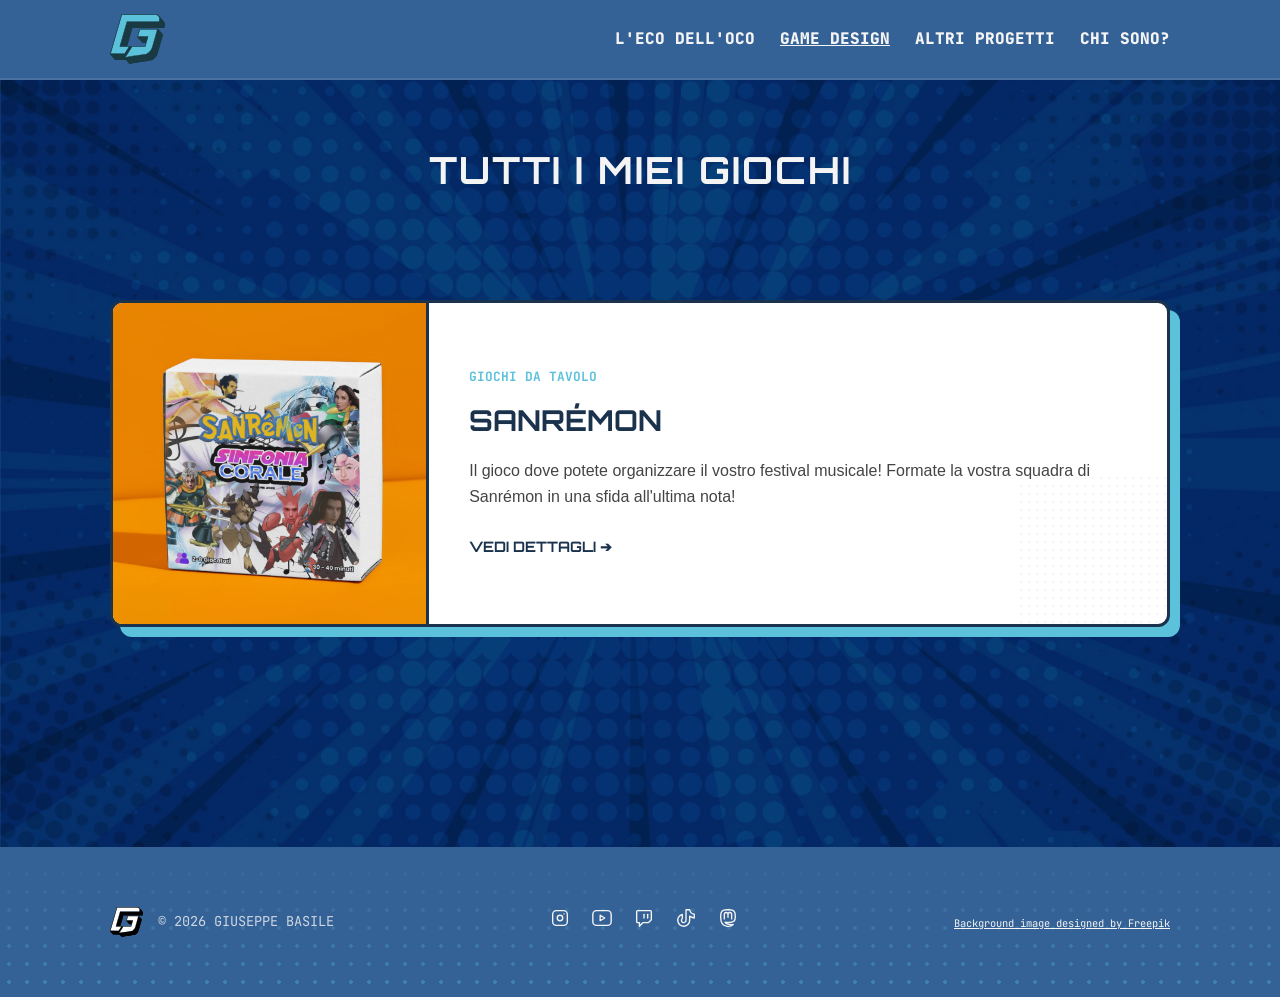
<file: pages/games.html>
<!DOCTYPE html>
<html lang="it">

<head>
    <meta charset="UTF-8">
    <meta name="viewport" content="width=device-width, initial-scale=1.0">
    <title>Giochi dell'Oco by Djuseppe</title>
    <link rel="stylesheet" href="../style.css">
    <link
        href="https://fonts.googleapis.com/css2?family=JetBrains+Mono:ital,wght@0,100..800;1,100..800&family=Orbitron:wght@400..900&family=Public+Sans:ital,wght@0,100..900;1,100..900&display=swap"
        rel="stylesheet">
    <script id="Cookiebot" src="https://consent.cookiebot.com/uc.js" data-cbid="774a7cf8-031b-4419-8644-e4ecdeaa2268"
        data-blockingmode="auto" type="text/javascript"></script>
    <!-- Google tag (gtag.js) -->
    <script async src="https://www.googletagmanager.com/gtag/js?id=G-E5PZ3YTMF1"></script>
    <script>
        window.dataLayer = window.dataLayer || [];
        function gtag() { dataLayer.push(arguments); }
        gtag('js', new Date());

        gtag('config', 'G-E5PZ3YTMF1');
    </script>

</head>

<body>

    <nav class="navbar">
        <div class="container nav-container">
            <div class="logo">
                <a href="/index.html">
                    <img src="/img/logo-colori.svg" alt="Logo Giochi dell'Oco" id="site-logo">
                </a>
            </div>

            <button class="menu-toggle" id="mobile-menu">
                <span class="bar"></span>
                <span class="bar"></span>
                <span class="bar"></span>
            </button>

            <ul class="nav-links">
                <li><a href="/pages/eco.html">L'Eco dell'Oco</a></li>
                <li><a href="/pages/games.html" class="active">Game Design</a></li>
                <li><a href="/pages/wip.html">Altri Progetti</a></li>
                <li><a href="/pages/about.html">Chi sono?</a></li>
            </ul>
        </div>
    </nav>

    <div class="page-main-content">

        <main class="main-content">
            <div class="section-title">
                <h3>Tutti i miei giochi</h3>
            </div>
            <section class="projects-list">
                <div class="container">

                    <!-- Esempio Progetto 1 -->
                    <a href="/pages/games/sanremon.html" class="project-card-link">
                        <article class="project-card">
                            <div class="project-image">
                                <img src="../img/home/sinfonia_etb.png" alt="Sanrémon">
                            </div>

                            <div class="project-info">
                                <span class="project-category">GIOCHI DA TAVOLO</span>
                                <h2 class="project-title">Sanrémon</h2>
                                <p class="project-excerpt">
                                    Il gioco dove potete organizzare il vostro festival musicale! Formate la vostra
                                    squadra di Sanrémon in una sfida all'ultima nota!
                                </p>
                                <div class="project-footer">
                                    <span class="view-details">VEDI DETTAGLI ➔</span>
                                </div>
                            </div>
                            <div class="project-halftone"></div>
                        </article>
                    </a>

                    <!-- Altri progetti seguono la stessa struttura -->

                </div>
            </section>
        </main>

    </div>

    <footer class="main-footer">
        <div class="container footer-content">
            <div class="footer-left">
                <div class="logo">
                    <img src="/img/logo-bn.svg" alt="Logo Giochi dell'Oco" id="mini-logo">
                </div>
                <p class="copyright">&copy; 2026 Giuseppe Basile</p>
            </div>

            <div class="footer-right">

                <a href="https://www.instagram.com/giochidelloco" title="Instagram">
                    <svg xmlns="http://www.w3.org/2000/svg" width="24" height="24" viewBox="0 0 24 24" fill="none"
                        stroke="currentColor" stroke-width="2" stroke-linecap="round" stroke-linejoin="round"
                        class="icon icon-tabler icons-tabler-outline icon-tabler-brand-instagram">
                        <path stroke="none" d="M0 0h24v24H0z" fill="none" />
                        <path d="M4 8a4 4 0 0 1 4 -4h8a4 4 0 0 1 4 4v8a4 4 0 0 1 -4 4h-8a4 4 0 0 1 -4 -4l0 -8" />
                        <path d="M9 12a3 3 0 1 0 6 0a3 3 0 0 0 -6 0" />
                        <path d="M16.5 7.5v.01" />
                    </svg>
                </a>

                <a href="https://www.youtube.com/@djuseppe97" title="Youtube">
                    <svg xmlns="http://www.w3.org/2000/svg" width="24" height="24" viewBox="0 0 24 24" fill="none"
                        stroke="currentColor" stroke-width="2" stroke-linecap="round" stroke-linejoin="round"
                        class="icon icon-tabler icons-tabler-outline icon-tabler-brand-youtube">
                        <path stroke="none" d="M0 0h24v24H0z" fill="none" />
                        <path d="M2 8a4 4 0 0 1 4 -4h12a4 4 0 0 1 4 4v8a4 4 0 0 1 -4 4h-12a4 4 0 0 1 -4 -4v-8" />
                        <path d="M10 9l5 3l-5 3l0 -6" />
                    </svg>
                </a>

                <a href="https://www.twitch.tv/djuseppettv" title="Twitch">
                    <svg xmlns="http://www.w3.org/2000/svg" width="24" height="24" viewBox="0 0 24 24" fill="none"
                        stroke="currentColor" stroke-width="2" stroke-linecap="round" stroke-linejoin="round"
                        class="icon icon-tabler icons-tabler-outline icon-tabler-brand-twitch">
                        <path stroke="none" d="M0 0h24v24H0z" fill="none" />
                        <path
                            d="M4 5v11a1 1 0 0 0 1 1h2v4l4 -4h5.584c.266 0 .52 -.105 .707 -.293l2.415 -2.414c.187 -.188 .293 -.442 .293 -.708v-8.585a1 1 0 0 0 -1 -1h-14a1 1 0 0 0 -1 1l.001 0" />
                        <path d="M16 8l0 4" />
                        <path d="M12 8l0 4" />
                    </svg>
                </a>

                <a href="https://www.tiktok.com/@djuseppe_" title="TikTok">
                    <svg xmlns="http://www.w3.org/2000/svg" width="24" height="24" viewBox="0 0 24 24" fill="none"
                        stroke="currentColor" stroke-width="2" stroke-linecap="round" stroke-linejoin="round"
                        class="icon icon-tabler icons-tabler-outline icon-tabler-brand-tiktok">
                        <path stroke="none" d="M0 0h24v24H0z" fill="none" />
                        <path
                            d="M21 7.917v4.034a9.948 9.948 0 0 1 -5 -1.951v4.5a6.5 6.5 0 1 1 -8 -6.326v4.326a2.5 2.5 0 1 0 4 2v-11.5h4.083a6.005 6.005 0 0 0 4.917 4.917" />
                    </svg>
                </a>

                <a href="https://livellosegreto.it/@Djuseppe" title="Mastodon">
                    <svg xmlns="http://www.w3.org/2000/svg" width="24" height="24" viewBox="0 0 24 24" fill="none"
                        stroke="currentColor" stroke-width="2" stroke-linecap="round" stroke-linejoin="round"
                        class="icon icon-tabler icons-tabler-outline icon-tabler-brand-mastodon">
                        <path stroke="none" d="M0 0h24v24H0z" fill="none" />
                        <path
                            d="M18.648 15.254c-1.816 1.763 -6.648 1.626 -6.648 1.626a18.262 18.262 0 0 1 -3.288 -.256c1.127 1.985 4.12 2.81 8.982 2.475c-1.945 2.013 -13.598 5.257 -13.668 -7.636l-.026 -1.154c0 -3.036 .023 -4.115 1.352 -5.633c1.671 -1.91 6.648 -1.666 6.648 -1.666s4.977 -.243 6.648 1.667c1.329 1.518 1.352 2.597 1.352 5.633s-.456 4.074 -1.352 4.944" />
                        <path
                            d="M12 11.204v-2.926c0 -1.258 -.895 -2.278 -2 -2.278s-2 1.02 -2 2.278v4.722m4 -4.722c0 -1.258 .895 -2.278 2 -2.278s2 1.02 2 2.278v4.722" />
                    </svg>
                </a>

            </div>

            <div class="footer-credits">
                <a class="designedby" href="http://www.freepik.com">Background image designed by Freepik</a>
            </div>
        </div>

    </footer>

    <script>
        const menu = document.querySelector('#mobile-menu');
        const menuLinks = document.querySelector('.nav-links');
        const body = document.querySelector('body');

        menu.addEventListener('click', function () {
            menu.classList.toggle('is-active');
            menuLinks.classList.toggle('active');

            if (menuLinks.classList.contains('active')) {
                body.style.overflow = 'hidden';
            } else {
                body.style.overflow = 'auto';
            }
        });
    </script>

</body>

</html>
</file>
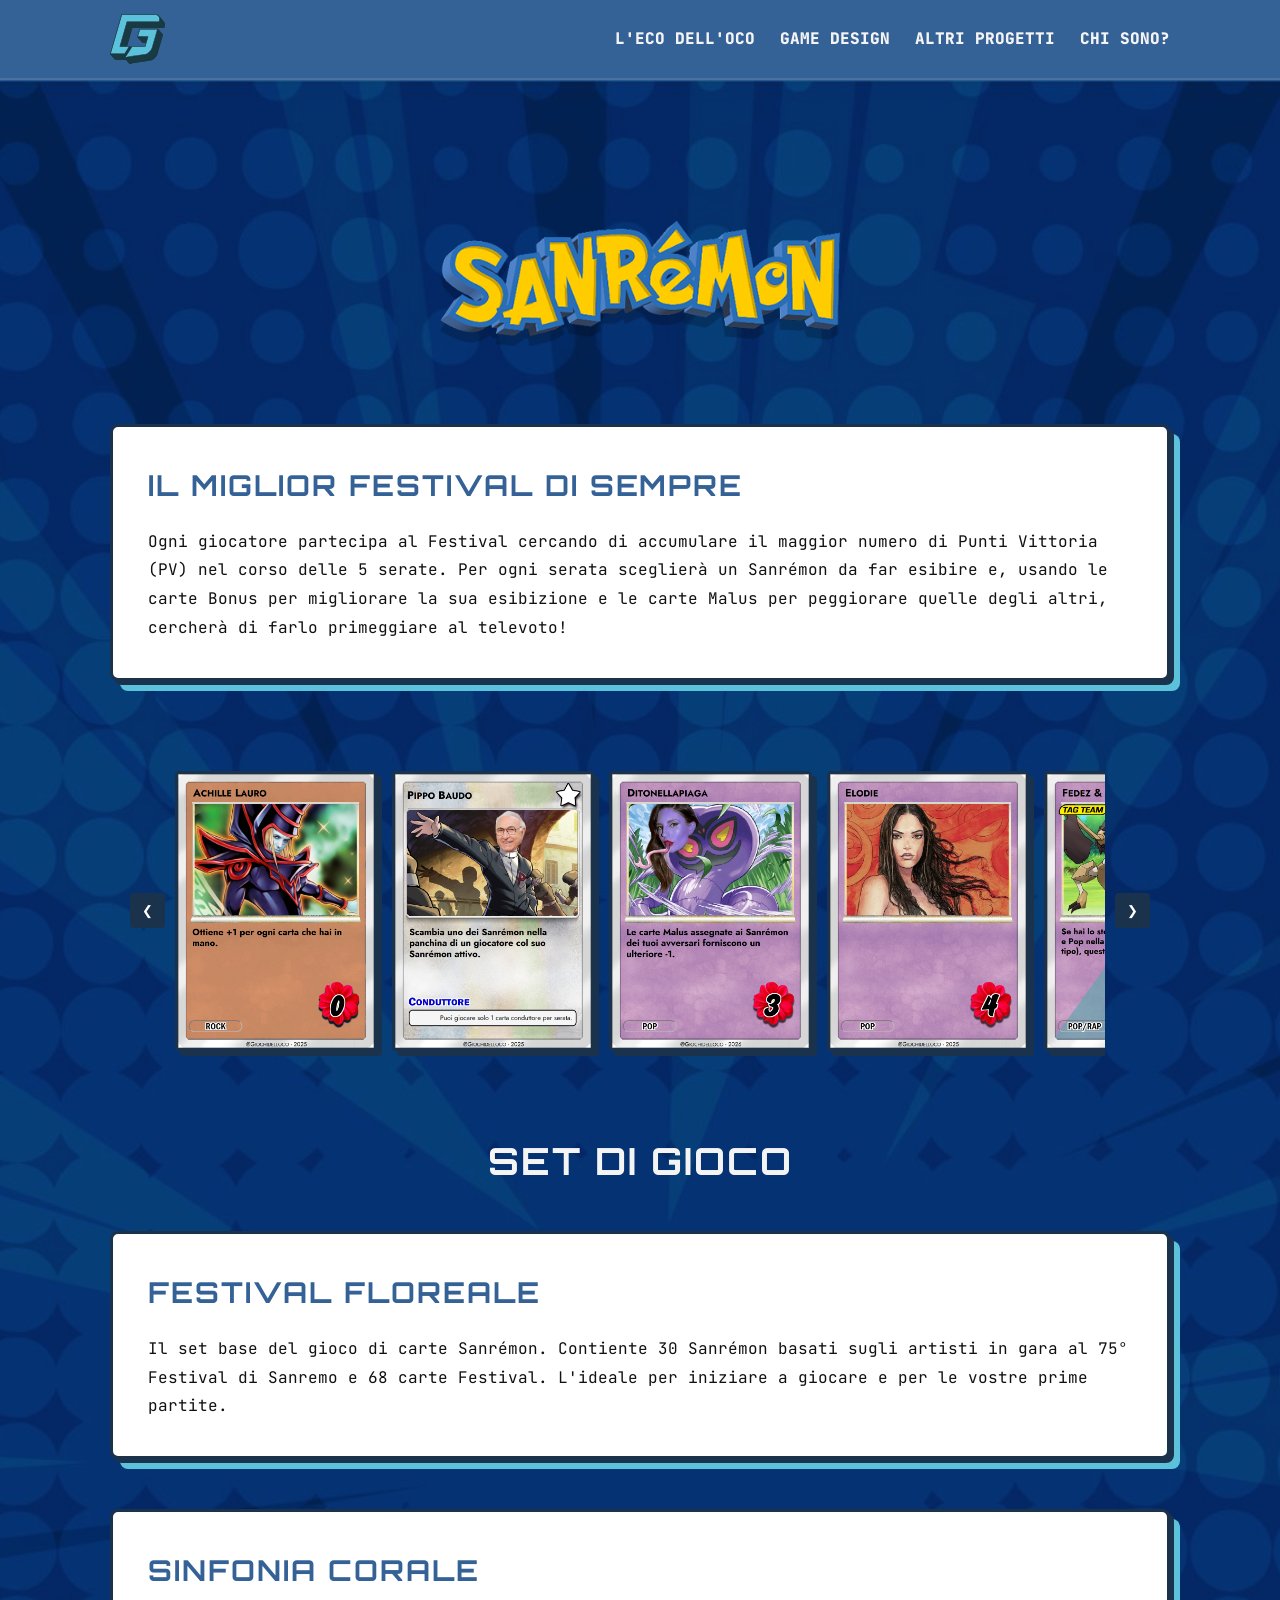
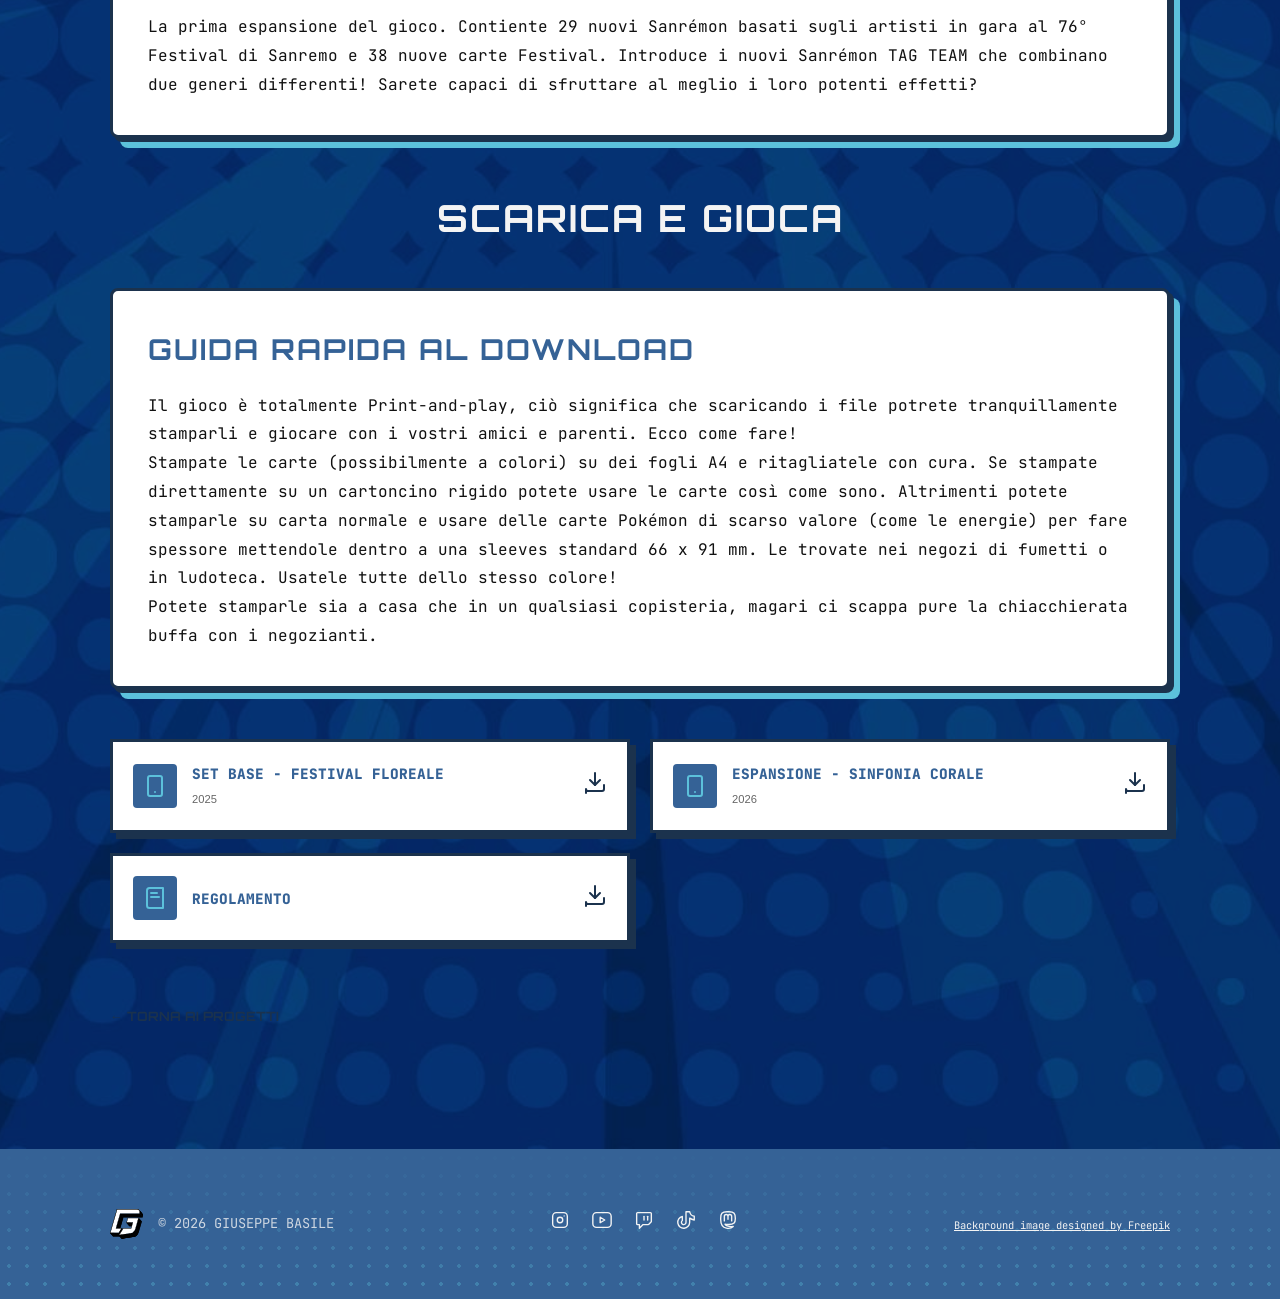
<file: pages/games/sanremon.html>
<!DOCTYPE html>
<html lang="it">

<head>
    <meta charset="UTF-8">
    <meta name="viewport" content="width=device-width, initial-scale=1.0">
    <title>Giochi dell'Oco by Djuseppe</title>
    <link rel="stylesheet" href="../../style.css">
    <link
        href="https://fonts.googleapis.com/css2?family=JetBrains+Mono:ital,wght@0,100..800;1,100..800&family=Orbitron:wght@400..900&family=Public+Sans:ital,wght@0,100..900;1,100..900&display=swap"
        rel="stylesheet">
    <script id="Cookiebot" src="https://consent.cookiebot.com/uc.js" data-cbid="774a7cf8-031b-4419-8644-e4ecdeaa2268"
        data-blockingmode="auto" type="text/javascript"></script>
    <!-- Google tag (gtag.js) -->
    <script async src="https://www.googletagmanager.com/gtag/js?id=G-E5PZ3YTMF1"></script>
    <script>
        window.dataLayer = window.dataLayer || [];
        function gtag() { dataLayer.push(arguments); }
        gtag('js', new Date());

        gtag('config', 'G-E5PZ3YTMF1');
    </script>

</head>

<body>

    <nav class="navbar">
        <div class="container nav-container">
            <div class="logo">
                <a href="/index.html">
                    <img src="/img/logo-colori.svg" alt="Logo Giochi dell'Oco" id="site-logo">
                </a>
            </div>

            <button class="menu-toggle" id="mobile-menu">
                <span class="bar"></span>
                <span class="bar"></span>
                <span class="bar"></span>
            </button>

            <ul class="nav-links">
                <li><a href="/pages/eco.html">L'Eco dell'Oco</a></li>
                <li><a href="/pages/games.html">Game Design</a></li>
                <li><a href="/pages/wip.html">Altri Progetti</a></li>
                <li><a href="/pages/about.html">Chi sono?</a></li>
            </ul>
        </div>
    </nav>

    <div class="page-main-content">

        <main class="main-content">
            <main class="project-detail-page">
                <!-- Header con Logo PNG -->
                <header class="detail-hero">
                    <div class="container">
                        <div class="logo-wrapper">
                            <img src="../../img/sanremonlogo.png" alt="Logo Gioco" class="project-logo-main">
                        </div>
                    </div>
                    <div class="hero-halftone"></div>
                </header>

                <section class="detail-content">
                    <div class="container"> <!-- Container più stretto per facilitare la lettura -->

                        <div class="info-block">
                            <h3>IL MIGLIOR FESTIVAL DI SEMPRE</h3>
                            <p>
                                Ogni giocatore partecipa al Festival cercando di accumulare il maggior
                                numero di Punti Vittoria (PV) nel corso delle 5 serate. Per ogni serata
                                sceglierà un Sanrémon da far esibire e, usando le carte Bonus per migliorare
                                la sua esibizione e le carte Malus per peggiorare quelle degli altri, cercherà di
                                farlo primeggiare al televoto!
                            </p>
                        </div>

                        <div class="project-carousel">
                            <div class="carousel-container">
                                <!-- Bottone Precedente -->
                                <button class="carousel-btn prev" onclick="moveCarousel(-1)">❮</button>

                                <!-- Traccia delle immagini -->
                                <div class="carousel-track" id="carouselTrack">
                                    <div class="carousel-slide">
                                        <img src="../../img/sanremon-img/achillelauro.png" alt="Screenshot 1">
                                    </div>
                                    <div class="carousel-slide">
                                        <img src="../../img/sanremon-img/baudo.png" alt="Screenshot 2">
                                    </div>
                                    <div class="carousel-slide">
                                        <img src="../../img/sanremon-img/ditonellapiaga.png" alt="Screenshot 3">
                                    </div>
                                    <div class="carousel-slide">
                                        <img src="../../img/sanremon-img/elodie.png" alt="Screenshot 3">
                                    </div>
                                    <div class="carousel-slide">
                                        <img src="../../img/sanremon-img/fedezmasini.png" alt="Screenshot 3">
                                    </div>
                                    <div class="carousel-slide">
                                        <img src="../../img/sanremon-img/rosevillain.png" alt="Screenshot 3">
                                    </div>
                                </div>

                                <!-- Bottone Successivo -->
                                <button class="carousel-btn next" onclick="moveCarousel(1)">❯</button>
                            </div>
                        </div>

                        <div class="section-title">
                            <h3>SET DI GIOCO</h3>
                        </div>
                        <div class="info-block">
                            <h3>FESTIVAL FLOREALE</h3>
                            <p>
                                Il set base del gioco di carte Sanrémon. Contiente 30 Sanrémon basati sugli artisti in
                                gara al 75° Festival di Sanremo e 68 carte Festival. L'ideale per iniziare a giocare e
                                per le vostre prime partite.
                            </p>
                        </div>

                        <div class="info-block">
                            <h3>SINFONIA CORALE</h3>
                            <p>
                                La prima espansione del gioco. Contiente 29 nuovi Sanrémon basati sugli
                                artisti in gara al 76° Festival di Sanremo e 38 nuove carte Festival.
                                Introduce i nuovi Sanrémon TAG TEAM che combinano due generi differenti!
                                Sarete capaci di sfruttare al meglio i loro potenti effetti?
                            </p>
                        </div>

                        <div class="section-title">
                            <h3>SCARICA E GIOCA</h3>
                        </div>

                        <div class="info-block">
                            <h3>Guida rapida al download</h3>
                            <p>
                                Il gioco è totalmente Print-and-play, ciò significa che scaricando i file potrete
                                tranquillamente stamparli e giocare con i vostri amici e parenti. Ecco come fare!</br>

                                Stampate le carte (possibilmente a colori) su dei fogli A4 e ritagliatele con cura.
                                Se stampate direttamente su un cartoncino rigido potete usare le carte così come sono.
                                Altrimenti potete stamparle su carta normale e usare delle carte Pokémon di scarso
                                valore (come le energie) per fare spessore mettendole dentro a una sleeves standard 66 x
                                91 mm. Le trovate nei negozi di fumetti o in ludoteca. Usatele tutte dello stesso
                                colore!</br>
                                Potete stamparle sia a casa che in un qualsiasi copisteria, magari ci scappa pure la
                                chiacchierata buffa con i negozianti.
                            </p>
                        </div>

                        <!-- Sezione Download Asset -->
                        <div class="assets-section">
                            <div class="asset-grid">



                                <!-- Card Mazzo di Carte -->
                                <div class="asset-card">
                                    <div class="asset-icon">
                                        <svg xmlns="http://www.w3.org/2000/svg" width="24" height="24"
                                            viewBox="0 0 24 24" fill="none" stroke="currentColor" stroke-width="2"
                                            stroke-linecap="round" stroke-linejoin="round">
                                            <rect width="14" height="20" x="5" y="2" rx="2" ry="2" />
                                            <line x1="12" x2="12" y1="18" y2="18" />
                                        </svg>
                                    </div>
                                    <div class="asset-info">
                                        <h4>SET BASE - FESTIVAL FLOREALE</h4>
                                        <span>2025</span>
                                    </div>
                                    <a href="/downloadable-assets/sanremon/Sanremon1_FestivalFloreale_Cards.pdf"
                                        class="btn-download-icon" download>
                                        <svg xmlns="http://www.w3.org/2000/svg" width="24" height="24"
                                            viewBox="0 0 24 24" fill="none" stroke="currentColor" stroke-width="2"
                                            stroke-linecap="round" stroke-linejoin="round">
                                            <path d="M21 15v4a2 2 0 0 1-2 2H5a2 2 0 0 1-2-2v4" />
                                            <polyline points="7 10 12 15 17 10" />
                                            <line x1="12" x2="12" y1="15" y2="3" />
                                        </svg>
                                    </a>
                                </div>

                                <div class="asset-card">
                                    <div class="asset-icon">
                                        <svg xmlns="http://www.w3.org/2000/svg" width="24" height="24"
                                            viewBox="0 0 24 24" fill="none" stroke="currentColor" stroke-width="2"
                                            stroke-linecap="round" stroke-linejoin="round">
                                            <rect width="14" height="20" x="5" y="2" rx="2" ry="2" />
                                            <line x1="12" x2="12" y1="18" y2="18" />
                                        </svg>
                                    </div>
                                    <div class="asset-info">
                                        <h4>ESPANSIONE - SINFONIA CORALE</h4>
                                        <span>2026</span>
                                    </div>
                                    <a href="/downloadable-assets/sanremon/Sanremon2_SinfoniaCorale_Cards.pdf"
                                        class="btn-download-icon" download>
                                        <svg xmlns="http://www.w3.org/2000/svg" width="24" height="24"
                                            viewBox="0 0 24 24" fill="none" stroke="currentColor" stroke-width="2"
                                            stroke-linecap="round" stroke-linejoin="round">
                                            <path d="M21 15v4a2 2 0 0 1-2 2H5a2 2 0 0 1-2-2v4" />
                                            <polyline points="7 10 12 15 17 10" />
                                            <line x1="12" x2="12" y1="15" y2="3" />
                                        </svg>
                                    </a>
                                </div>

                                <!-- Card Regolamento -->
                                <div class="asset-card">
                                    <div class="asset-icon">
                                        <svg xmlns="http://www.w3.org/2000/svg" width="24" height="24"
                                            viewBox="0 0 24 24" fill="none" stroke="currentColor" stroke-width="2"
                                            stroke-linecap="round" stroke-linejoin="round">
                                            <path
                                                d="M4 19.5v-15A2.5 2.5 0 0 1 6.5 2H20v20H6.5a2.5 2.5 0 0 1-2.5-2.5Z" />
                                            <path d="M8 7h6" />
                                            <path d="M8 11h8" />
                                        </svg>
                                    </div>
                                    <div class="asset-info">
                                        <h4>REGOLAMENTO</h4>
                                    </div>
                                    <a href="/downloadable-assets/sanremon/Sanremon_rules.pdf" class="btn-download-icon"
                                        download>
                                        <svg xmlns="http://www.w3.org/2000/svg" width="24" height="24"
                                            viewBox="0 0 24 24" fill="none" stroke="currentColor" stroke-width="2"
                                            stroke-linecap="round" stroke-linejoin="round">
                                            <path d="M21 15v4a2 2 0 0 1-2 2H5a2 2 0 0 1-2-2v4" />
                                            <polyline points="7 10 12 15 17 10" />
                                            <line x1="12" x2="12" y1="15" y2="3" />
                                        </svg>
                                    </a>
                                </div>

                            </div>
                        </div>

                        <div class="detail-footer">
                            <a href="progetti.html" class="btn-back">← TORNA AI PROGETTI</a>
                        </div>

                    </div>
                </section>
            </main>
        </main>

    </div>

    <footer class="main-footer">
        <div class="container footer-content">
            <div class="footer-left">
                <div class="logo">
                    <img src="/img/logo-bn.svg" alt="Logo Giochi dell'Oco" id="mini-logo">
                </div>
                <p class="copyright">&copy; 2026 Giuseppe Basile</p>
            </div>

            <div class="footer-right">

                <a href="https://www.instagram.com/giochidelloco" title="Instagram">
                    <svg xmlns="http://www.w3.org/2000/svg" width="24" height="24" viewBox="0 0 24 24" fill="none"
                        stroke="currentColor" stroke-width="2" stroke-linecap="round" stroke-linejoin="round"
                        class="icon icon-tabler icons-tabler-outline icon-tabler-brand-instagram">
                        <path stroke="none" d="M0 0h24v24H0z" fill="none" />
                        <path d="M4 8a4 4 0 0 1 4 -4h8a4 4 0 0 1 4 4v8a4 4 0 0 1 -4 4h-8a4 4 0 0 1 -4 -4l0 -8" />
                        <path d="M9 12a3 3 0 1 0 6 0a3 3 0 0 0 -6 0" />
                        <path d="M16.5 7.5v.01" />
                    </svg>
                </a>

                <a href="https://www.youtube.com/@djuseppe97" title="Youtube">
                    <svg xmlns="http://www.w3.org/2000/svg" width="24" height="24" viewBox="0 0 24 24" fill="none"
                        stroke="currentColor" stroke-width="2" stroke-linecap="round" stroke-linejoin="round"
                        class="icon icon-tabler icons-tabler-outline icon-tabler-brand-youtube">
                        <path stroke="none" d="M0 0h24v24H0z" fill="none" />
                        <path d="M2 8a4 4 0 0 1 4 -4h12a4 4 0 0 1 4 4v8a4 4 0 0 1 -4 4h-12a4 4 0 0 1 -4 -4v-8" />
                        <path d="M10 9l5 3l-5 3l0 -6" />
                    </svg>
                </a>

                <a href="https://www.twitch.tv/djuseppettv" title="Twitch">
                    <svg xmlns="http://www.w3.org/2000/svg" width="24" height="24" viewBox="0 0 24 24" fill="none"
                        stroke="currentColor" stroke-width="2" stroke-linecap="round" stroke-linejoin="round"
                        class="icon icon-tabler icons-tabler-outline icon-tabler-brand-twitch">
                        <path stroke="none" d="M0 0h24v24H0z" fill="none" />
                        <path
                            d="M4 5v11a1 1 0 0 0 1 1h2v4l4 -4h5.584c.266 0 .52 -.105 .707 -.293l2.415 -2.414c.187 -.188 .293 -.442 .293 -.708v-8.585a1 1 0 0 0 -1 -1h-14a1 1 0 0 0 -1 1l.001 0" />
                        <path d="M16 8l0 4" />
                        <path d="M12 8l0 4" />
                    </svg>
                </a>

                <a href="https://www.tiktok.com/@djuseppe_" title="TikTok">
                    <svg xmlns="http://www.w3.org/2000/svg" width="24" height="24" viewBox="0 0 24 24" fill="none"
                        stroke="currentColor" stroke-width="2" stroke-linecap="round" stroke-linejoin="round"
                        class="icon icon-tabler icons-tabler-outline icon-tabler-brand-tiktok">
                        <path stroke="none" d="M0 0h24v24H0z" fill="none" />
                        <path
                            d="M21 7.917v4.034a9.948 9.948 0 0 1 -5 -1.951v4.5a6.5 6.5 0 1 1 -8 -6.326v4.326a2.5 2.5 0 1 0 4 2v-11.5h4.083a6.005 6.005 0 0 0 4.917 4.917" />
                    </svg>
                </a>

                <a href="https://livellosegreto.it/@Djuseppe" title="Mastodon">
                    <svg xmlns="http://www.w3.org/2000/svg" width="24" height="24" viewBox="0 0 24 24" fill="none"
                        stroke="currentColor" stroke-width="2" stroke-linecap="round" stroke-linejoin="round"
                        class="icon icon-tabler icons-tabler-outline icon-tabler-brand-mastodon">
                        <path stroke="none" d="M0 0h24v24H0z" fill="none" />
                        <path
                            d="M18.648 15.254c-1.816 1.763 -6.648 1.626 -6.648 1.626a18.262 18.262 0 0 1 -3.288 -.256c1.127 1.985 4.12 2.81 8.982 2.475c-1.945 2.013 -13.598 5.257 -13.668 -7.636l-.026 -1.154c0 -3.036 .023 -4.115 1.352 -5.633c1.671 -1.91 6.648 -1.666 6.648 -1.666s4.977 -.243 6.648 1.667c1.329 1.518 1.352 2.597 1.352 5.633s-.456 4.074 -1.352 4.944" />
                        <path
                            d="M12 11.204v-2.926c0 -1.258 -.895 -2.278 -2 -2.278s-2 1.02 -2 2.278v4.722m4 -4.722c0 -1.258 .895 -2.278 2 -2.278s2 1.02 2 2.278v4.722" />
                    </svg>
                </a>

            </div>

            <div class="footer-credits">
                <a class="designedby" href="http://www.freepik.com">Background image designed by Freepik</a>
            </div>
        </div>

    </footer>

    <script>
        const menu = document.querySelector('#mobile-menu');
        const menuLinks = document.querySelector('.nav-links');
        const body = document.querySelector('body');

        menu.addEventListener('click', function () {
            menu.classList.toggle('is-active');
            menuLinks.classList.toggle('active');

            if (menuLinks.classList.contains('active')) {
                body.style.overflow = 'hidden';
            } else {
                body.style.overflow = 'auto';
            }
        });

        function moveCarousel(direction) {
            const track = document.getElementById('carouselTrack');
            // Scorriamo di un tot fisso (es. 200px) o della larghezza di una card
            const scrollAmount = 250;
            track.scrollBy({
                left: direction * scrollAmount,
                behavior: 'smooth'
            });
        }
    </script>



</body>

</html>
</file>
<file: style.css>
/* --- VARIABILI COLORE E FONT --- */
:root {
    --primary-color: #356296;
    --secondary-color: #1b324d;
    --accent-color: #5cc1db;
    --alert-color: #ff6b6b;
    --text-dark: #111111;
    --text-grey: #666666;
    --text-light: #f4f4f4;
    --bg-body: #fdfdfd;
    --bg-card: #ffffff;
    --shadow: 0 4px 15px rgba(0, 0, 0, 0.1);

    --font-titles: 'Orbitron', sans-serif;
    --font-mid: "JetBrains Mono", monospace;
    --font-body: 'Open Sans', sans-serif;
}

/* --- RESET E BASE --- */
* {
    margin: 0;
    padding: 0;
    box-sizing: border-box;
}

body {
    font-family: var(--font-body);
    color: var(--text-light);
    line-height: 1.6;
    width: 100%;
    min-height: 100vh;
    margin: 0;
    padding: 0;

}

.page-main-content {
    background-image: url('img/back.jpg');
    background-position: center center;
    background-repeat: no-repeat;
    background-size: cover;
    padding-bottom: 60px;
    background-blend-mode: multiply;
    background-color: var(--primary-color);
}

.secondary-content {
    padding: 60px 0px 60px 0;
    background-color: var(--secondary-color);
}

.container {
    max-width: 1100px;
    margin: 0 auto;
    padding: 0 20px;
}

/* --- NAVBAR --- */
.navbar {
    background-color: var(--primary-color);
    border-bottom: 2px solid rgba(255, 255, 255, 0.1);
    height: 80px;
    display: flex;
    align-items: center;
    position: sticky;
    top: 0;
    z-index: 1000;
}

.nav-container {
    display: flex;
    justify-content: space-between;
    align-items: center;
    width: 100%;
}

.logo #site-logo {
    height: 50px;
    width: auto;
    display: block;
}

.logo #mini-logo {
    height: 30px;
    width: auto;
    display: block;
}

.nav-links {
    display: flex;
    list-style: none;
}

.nav-links li {
    margin-left: 25px;
}

.nav-links a {
    color: var(--text-light);
    text-decoration: none;
    font-family: var(--font-mid);
    text-transform: uppercase;
    font-size: 1rem;
    font-weight: 800;
    transition: transform 0.3s ease, color 0.3s ease;
    display: inline-block;
}

.nav-links a:hover {
    color: var(--accent-color) !important;
    transform: scale(1.1);
}

.nav-links a.active {
    text-decoration: underline;
    pointer-events: none;
    cursor: default;
}

/* --- HAMBURGER MENU --- */
.menu-toggle {
    display: none;
    flex-direction: column;
    cursor: pointer;
    background: none;
    border: none;
}

.bar {
    width: 28px;
    height: 3px;
    background-color: var(--bg-card);
    margin: 4px 0;
    transition: all 0.3s ease-in-out;
}

.menu-toggle.is-active .bar:nth-child(1) {
    transform: translateY(11px) rotate(45deg);
}

.menu-toggle.is-active .bar:nth-child(2) {
    opacity: 0;
    transform: translateX(-20px);
}

.menu-toggle.is-active .bar:nth-child(3) {
    transform: translateY(-11px) rotate(-45deg);
}

/* --- HERO SECTION --- */
.hero-section {
    padding: 20px 0px 80px 0px;
    text-align: center;
    background-color: transparent;
}

/* --- OTTIMIZZAZIONE MOBILE --- */
@media (max-width: 768px) {
    .hero-section {
        /* Riduciamo il padding inferiore (es. a 40px) per non lasciare troppo vuoto */
        padding-bottom: 40px;
    }
}



.hero-section h1 {
    font-family: 'Orbitron', sans-serif;
    font-weight: 900;
    font-size: clamp(3rem, 10vw, 5rem);
    color: var(--bg-body);
    letter-spacing: 4px;

    -webkit-text-stroke: 4px var(--primary-color);
    paint-order: stroke fill;

    rotate: -1deg;

    transform: skewX(-10deg);

    text-shadow:
        0px 1px 0px var(--primary-color),
        0px 2px 0px var(--primary-color),
        0px 3px 0px var(--primary-color),
        0px 4px 0px var(--primary-color),
        0px 5px 0px var(--primary-color),
        0px 6px 0px var(--primary-color),
        0px 7px 0px var(--primary-color),
        0px 8px 0px var(--primary-color),
        0px 0px 20px var(--secondary-color);

    display: inline-block;

    filter: brightness(1.2) contrast(1.1);
}

.hero-subtitle {
    color: var(--text-light);
    font-weight: 900;
    font-family: var(--font-mid);
    text-transform: uppercase;
    letter-spacing: 1px;
    text-shadow: 2px 2px 0px var(--secondary-color);
}

/* --- GRIGLIA CARDS (Main Content) --- */
.main-content {
    padding: 60px 0;
}

.card-grid {
    display: grid;
    grid-template-columns: repeat(3, 1fr);
    gap: 60px;
    margin-bottom: 60px;
    align-items: center;
}

/* --- CARD --- */

.zine-card {
    background: white;
    border-radius: 8px 8px 8px 8px;
    position: relative;
    box-shadow:
        4px 4px 0px var(--secondary-color),
        10px 10px 0px var(--accent-color);
    display: flex;
    flex-direction: column;
    border: 3px solid var(--secondary-color);
    transition: transform 0.2s ease, box-shadow 0.2s ease;
}

.zine-card a {
    text-decoration: none;
}

.card-content h3 {
    font-family: var(--font-mid);
    font-size: 1.3rem;
    color: var(--primary-color);
    margin-bottom: 12px;
    text-transform: uppercase;
    font-weight: 900;
}

.card-content p {
    font-family: var(--font-mid);
    font-size: 0.9rem;
    color: var(--text-dark);
    margin-bottom: 25px;
    line-height: 1.5;
}

.card-btn {
    font-size: 1.1rem;
    margin-top: auto;
    font-family: var(--font-mid);
    font-weight: 700;
    color: var(--primary-color);
    border-bottom: 3px solid var(--accent-color);
    align-self: flex-end;
}

.zine-card:hover {
    animation: cardWiggle 0.3s ease-in-out;
}

.zine-card:hover .card-btn {
    color: var(--accent-color);

}

.card-tag {
    position: absolute;
    top: -12px;
    right: 15px;
    background: var(--alert-color);
    box-shadow: 3px 3px 0px var(--primary-color);
    color: white;
    padding: 4px 12px;
    font-family: var(--font-mid);
    font-weight: 800;
    font-size: 0.75rem;
    transform: rotate(3deg);
    z-index: 10;
    text-transform: uppercase;
}

.card-image {
    width: 100%;
    height: 240px;
    background: #f0f0f0;
    overflow: hidden;
    border-radius: 8px 8px 0 0;
}

.zine-img {
    width: 100%;
    height: 100%;
    object-fit: cover;
    /* Ritaglia l'immagine per riempire il rettangolo senza schiacciarsi */
    display: block;
    filter: contrast(1.1) saturate(0.9);
    /* Un leggero tocco vintage/zine */
}

.placeholder-img {
    width: 100%;
    height: 100%;
    opacity: 0.1;
}

.card-content {
    padding: 25px 20px;
    display: flex;
    flex-direction: column;
    flex-grow: 1;
    position: relative;
    z-index: 1;
    background: white;
    border-radius: 8px;
    overflow: hidden
}

.card-content::before {
    content: "";
    position: absolute;
    top: -20%;
    left: -20%;
    width: 150%;
    height: 150%;
    transform: rotate(-15deg);
    background-image: radial-gradient(var(--accent-color) 4px, transparent 4px);
    background-size: 16px 16px;
    -webkit-mask-image: linear-gradient(to left, rgba(0, 0, 0, 0.4) 0%, rgba(0, 0, 0, 0) 100%);
    mask-image: linear-gradient(to left, rgba(0, 0, 0, 0.4) 0%, rgba(0, 0, 0, 0) 100%);
    z-index: -1;
    pointer-events: none;
}


/* --- RISALTO CARD CENTRALE --- */
.zine-card.featured {
    border-color: var(--accent-color);
    scale: 1.2;
    z-index: 10;
    box-shadow:
        6px 6px 0px var(--secondary-color),
        12px 12px 0px var(--alert-color),
        0 0 20px var(--accent-color);
}

.zine-card.featured::after {
    content: "";
    position: absolute;
    inset: 0;
    /* Crea una sfumatura azzurra che parte dal basso */
    background: linear-gradient(to top, rgba(0, 212, 255, 0.15) 0%, transparent 40%);
    pointer-events: none;
    /* Così puoi cliccare i tasti sotto */
    border-radius: 8px;
    z-index: 2;
}

/* --- SIMBOLINI GEOMETRICI (SPARKS) INTORNO ALLA CARD --- */

/* Contenitore principale all'interno della card: si assicura che i simboli non creino scrollbar */
.zine-card.featured .card-sparks {
    position: absolute;
    inset: 0;
    pointer-events: none;
    /* Non bloccano i click sulla card */
    z-index: -1;
    /* Fluttuano *dietro* la card per non coprire il testo */
}

/* Regola base per ogni singolo simbolino */
.spark {
    position: absolute;
    display: block;
    width: 14px;
    /* Dimensione dei simbolini */
    height: 14px;
    opacity: 1;
    transition: transform 0.3s ease;
}

/* LA FORMA A CROCE (PLUS) - Usiamo pseudo-elementi per crearla con precisione */
.spark::before,
.spark::after {
    content: "";
    position: absolute;
    top: 50%;
    left: 50%;
    background: currentColor;
    /* Prende il color definito sotto */
    border-radius: 2px;
}

/* Linea Orizzontale */
.spark::before {
    width: 100%;
    height: 4px;
    /* Spessore linea */
    transform: translate(-50%, -50%);
}

/* Linea Verticale */
.spark::after {
    width: 4px;
    /* Spessore linea */
    height: 100%;
    transform: translate(-50%, -50%);
}


/* --- POSIZIONAMENTO SPECIFICO COME NELLA FOTO 6 --- */

/* 1. Croci Ciano in Alto a Sinistra */
.s-cyan-1 {
    color: var(--accent-color);
    /* Ciano */
    top: -30px;
    left: -20px;
    transform: scale(0.8) rotate(-15deg);
}

.s-cyan-2 {
    color: var(--accent-color);
    top: -10px;
    left: -40px;
    transform: scale(1.1) rotate(20deg);
}

/* 2. Croci Arancioni in Basso a Destra */
.s-orange-1 {
    color: var(--alert-color);
    /* L'arancione che avevi già nel tag */
    bottom: -35px;
    right: -15px;
    transform: scale(1) rotate(10deg);
}

.s-orange-2 {
    color: var(--alert-color);
    bottom: -15px;
    right: -35px;
    transform: scale(0.9) rotate(-30deg);
}

/* TOCCO EXTRA INTERATTIVO: Al passaggio del mouse, i simboli "vibrano" */
.zine-card.featured:hover .spark {
    filter: brightness(1.2) drop-shadow(0 0 5px currentColor);
}

/* --- FOOTER --- */
.main-footer {
    background-color: var(--primary-color);
    color: var(--text-light);
    padding: 60px 0;
    position: relative;
    overflow: hidden;
}

.main-footer::before {
    content: "";
    position: absolute;
    top: 0;
    left: 0;
    width: 100%;
    height: 100%;
    background-image: radial-gradient(var(--accent-color) 2px, transparent 2px);
    background-size: 18px 18px;
    -webkit-mask-image: linear-gradient(to top, rgba(0, 0, 0, 0.6) 0%, rgba(0, 0, 0, 0) 100%);
    mask-image: linear-gradient(to top, rgba(0, 0, 0, 0.6) 0%, rgba(0, 0, 0, 0) 100%);
    opacity: 0.6;
    pointer-events: none;
}

.footer-content {
    position: relative;
    z-index: 1;
    display: flex;
    justify-content: space-between;
    align-items: center;
}

.footer-left {
    display: flex;
    align-items: center;
    gap: 15px;
}

.copyright {
    font-family: var(--font-mid);
    font-size: 0.85rem;
    opacity: 0.8;
    text-transform: uppercase;
}

.footer-right {
    display: flex;
    gap: 20px;
    align-items: center;
}

.footer-credits a {
    font-family: var(--font-mid);
    color: var(--text-light);
    font-size: 0.65rem;
}

.footer-right a {
    color: var(--text-light);
    transition: color 0.3s ease, transform 0.2s ease;
}

.footer-right a:hover {
    color: var(--accent-color);
    transform: scale(1.1);
}

.footer-right svg {
    stroke: currentColor;
    width: 22px;
    height: 22px;
    stroke-width: 1.5;
}

/* --- RESPONSIVE --- */
@media screen and (max-width: 900px) {
    .card-grid {
        grid-template-columns: 1fr;
        max-width: 500px;
        margin-left: auto;
        margin-right: auto;
        gap: 50px;
        /* Più spazio tra le card in colonna */
    }

    .zine-card.featured {
        scale: 1;
        box-shadow: 8px 8px 0px var(--accent-color);
        order: -1;
        margin-bottom: 20px;
    }
}

@media screen and (max-width: 768px) {
    .nav-links {
        flex-direction: column;
        justify-content: center;
        align-items: center;
        position: fixed;
        top: 0;
        left: 0;
        width: 100%;
        height: 100vh;
        background-color: var(--primary-color);
        z-index: 999;
        opacity: 0;
        visibility: hidden;
        transform: translateY(-20px);
        transition: all 0.4s cubic-bezier(0.4, 0, 0.2, 1);
    }

    .nav-links.active {
        opacity: 1;
        visibility: visible;
        transform: translateY(0);
    }

    .nav-links li {
        margin: 20px 0;
    }

    .nav-links a {
        font-size: 1.8rem;
    }

    .menu-toggle {
        display: flex;
        z-index: 1000;
    }

    .hero-section h1 {
        font-size: 2.5rem;
    }
}

@media screen and (max-width: 600px) {
    .footer-content {
        flex-direction: column;
        gap: 20px;
        text-align: center;
    }

    .footer-left {
        flex-direction: column;
        gap: 5px;
    }
}

/* Animazione Shake/Wiggle */
@keyframes cardWiggle {
    0% {
        transform: rotate(0deg);
    }

    25% {
        transform: rotate(-1deg);
    }

    50% {
        transform: rotate(1deg);
    }

    75% {
        transform: rotate(-1deg);
    }

    100% {
        transform: rotate(0deg);
    }
}

/* --- BIO CARD SPECIFICA --- */
.bio-card {
    display: flex;
    background: white;
    border: 3px solid var(--secondary-color);
    border-radius: 12px;
    /* Manteniamo la tua firma visiva: la doppia ombra solida */
    box-shadow:
        4px 4px 0px var(--secondary-color),
        10px 10px 0px var(--accent-color);
    margin: 40px 0;
    overflow: hidden;
    /* Per l'immagine e il raggio del bordo */
    min-height: 350px;
}

.bio-content {
    flex: 2;
    /* Prende più spazio del testo */
    padding: 40px;
    display: flex;
    flex-direction: column;
    justify-content: flex-start;
    position: relative;
}

.bio-content h2 {
    font-family: var(--font-titles);
    color: var(--primary-color);
    font-size: 2.5rem;
    margin-bottom: 20px;
    text-transform: uppercase;
}

.bio-content p {
    font-family: var(--font-mid);
    color: var(--text-dark);
    font-size: 1rem;
    line-height: 1.8;
}

.bio-image {
    flex: 1;
    /* Spazio per l'immagine */
    background: var(--accent-color);
    border-left: 3px solid var(--secondary-color);
}

.bio-image img {
    width: 100%;
    height: 100%;
    object-fit: cover;
    display: block;
}

/* Badge di stile per la Bio */
.stat-badge {
    display: inline-block;
    margin-top: 20px;
    margin-right: 10px;
    padding: 5px 15px;
    background: var(--secondary-color);
    color: white;
    font-family: var(--font-mid);
    font-weight: 700;
    font-size: 0.8rem;
    border-radius: 5px;
}

/* --- RESPONSIVE BIO --- */
@media screen and (max-width: 768px) {
    .bio-card {
        flex-direction: column-reverse;
        /* Testo sotto, immagine sopra */
        min-height: auto;
    }

    .bio-image {
        height: 300px;
        border-left: none;
        border-bottom: 3px solid var(--secondary-color);
    }

    .bio-content {
        padding: 25px;
    }

    .bio-content h2 {
        font-size: 1.8rem;
    }
}

/* --- BLOCCO INFO BIO (STATICO) --- */
.info-block {
    background: white;
    border: 3px solid var(--secondary-color);
    border-radius: 8px;
    padding: 35px;
    margin-bottom: 50px;
    position: relative;

    /* Manteniamo la tua firma visiva: la doppia ombra solida */
    box-shadow:
        4px 4px 0px var(--secondary-color),
        10px 10px 0px var(--accent-color);
}

/* Titolo del blocco */
.info-block h3 {
    font-family: var(--font-titles);
    color: var(--primary-color);
    font-size: 1.8rem;
    margin-bottom: 20px;
    text-transform: uppercase;
    letter-spacing: 2px;
}

/* Testo del blocco */
.info-block p {
    font-family: var(--font-mid);
    color: var(--text-dark);
    font-size: 1rem;
    line-height: 1.8;
}

/* Rimuoviamo qualsiasi effetto hover che potrebbe derivare da altre classi */
.info-block:hover {
    transform: none;
    animation: none;
}

.inventory-grid {
    display: grid;
    grid-template-columns: repeat(4, 1fr);
    gap: 30px;
    margin: 20px 0 50px 0;
    justify-content: center;
}

.inv-item {
    background: white;
    border: 3px solid var(--secondary-color);
    border-radius: 8px;
    padding: 20px;
    text-align: center;
    /* Ombra più piccola per elementi piccoli */
    box-shadow: 5px 5px 0px var(--accent-color);
}

.inv-icon {
    display: block;
    font-size: 2rem;
    margin-bottom: 10px;
}

.inv-name {
    font-family: var(--font-mid);
    font-weight: 700;
    text-transform: uppercase;
    font-size: 0.8rem;
    color: var(--secondary-color);
}

.section-title {
    font-family: var(--font-titles);
    color: var(--text-light);
    font-size: 1.8rem;
    margin-bottom: 20px;
    text-transform: uppercase;
    letter-spacing: 2px;
}

.section-title p{
    font-family: var(--font-mid);
    color: var(--text-light);
    font-size: 1.2rem;
    margin-bottom: 20px;
    text-transform: uppercase;
    letter-spacing: 2px;
}

/* --- LOGICA RESPONSIVE PER RIGHE SEMPRE UGUALI --- */

/* Tablet: Se lo schermo si restringe, passiamo a 3 colonne (e gli elementi avanzati si centrano) */
@media screen and (max-width: 992px) {
    .inventory-grid {
        grid-template-columns: repeat(2, 1fr);
    }
}

/* Mobile Large: 2 colonne (Perfetto per 8 elementi: avrai 4 righe da 2) */
@media screen and (max-width: 768px) {
    .inventory-grid {
        grid-template-columns: repeat(2, 1fr);
        gap: 15px;
    }
}

/* Mobile Small: Se vuoi proprio esagerare, 1 colonna sola */
@media screen and (max-width: 480px) {
    .inventory-grid {
        grid-template-columns: 1fr;
    }
}

/* ============================================================
   PAGINA FANZINE: L'ECO DELL'OCO
   ============================================================ */

/* --- 1. HERO SECTION (L'ULTIMA USCITA) --- */
.featured-issue {
    padding: 80px 0;
    width: 100%;
}

.featured-flex {
    display: flex;
    align-items: center;
    justify-content: center;
    gap: 60px;
}

/* Copertina Sospesa con Effetto 3D */
.issue-cover-standalone {
    position: relative;
    flex: 0 0 380px;
    /* Effetto inclinazione prospettica */
    transform: perspective(1000px) rotateY(15deg) rotateX(5deg) skewY(2deg);
    z-index: 2;
}

.issue-cover-standalone img {
    width: 100%;
    height: auto;
    border: 4px solid var(--secondary-color);
    border-radius: 4px;
    display: block;
    position: relative;
    z-index: 2;
}

/* Ombra morbida per effetto "sospeso" */
.cover-shadow {
    position: absolute;
    top: 20px;
    left: 20px;
    width: 100%;
    height: 100%;
    background: var(--accent-color);
    opacity: 0.4;
    z-index: 1;
    filter: blur(20px);
}

/* Card Informazioni */
.issue-info-card {
    flex: 1;
    max-width: 550px;
    background: white;
    border: 3px solid var(--secondary-color);
    border-radius: 8px;
    /* Arrotondamento richiesto */
    padding: 40px;
    box-shadow: 10px 10px 0px var(--secondary-color);
    position: relative;
    overflow: hidden;
    /* Per contenere il mezzotono */
}

/* Mezzotono Diagonale per la Hero Card */
.issue-info-card::after {
    content: "";
    position: absolute;
    top: -10%;
    right: -10%;
    width: 150px;
    height: 120%;
    background-image: radial-gradient(var(--secondary-color) 30%, transparent 30%);
    background-size: 8px 8px;
    transform: rotate(-15deg);
    -webkit-mask-image: linear-gradient(135deg, transparent 40%, black 100%);
    mask-image: linear-gradient(135deg, transparent 40%, black 100%);
    opacity: 0.15;
    pointer-events: none;
}

.issue-number {
    font-family: var(--font-mid);
    color: var(--accent-color);
    font-weight: 900;
    font-size: 0.85rem;
    letter-spacing: 1.5px;
    display: block;
    margin-bottom: 15px;
}

.issue-title {
    font-family: var(--font-mid);
    color: var(--primary-color);
    font-weight: 900;
    font-size: 1.5rem;
    letter-spacing: 1.5px;
    display: block;
    margin-bottom: 15px;
}

.issue-info-card h3 {
    font-family: var(--font-titles);
    font-size: 2.5rem;
    color: var(--primary-color);
    margin-bottom: 20px;
    text-transform: uppercase;
}

.issue-info-card p {
    font-family: var(--font-mid);
    line-height: 1.6;
    color: var(--text-dark);
    margin-bottom: 30px;
}

/* Pulsanti Industrial */
.issue-actions {
    display: flex;
    gap: 15px;
}

.btn-solid,
.btn-outline {
    padding: 6px 30px;
    font-family: var(--font-mid);
    font-weight: bold;
    text-decoration: none;
    text-transform: uppercase;
    font-size: 0.9rem;
    border-radius: 4px;
    transition: transform 0.1s ease;
}

.btn-solid {
    background: var(--secondary-color);
    color: white;
    border: 3px solid var(--secondary-color);
}

.btn-outline {
    background: transparent;
    color: var(--secondary-color);
    border: 3px solid var(--secondary-color);
}

/* --- 2. SEZIONE ARCHIVIO (GRIGLIA QUADRATA) --- */
.zine-archive {
    padding: 60px 0 100px 0;
    background-color: rgba(0, 0, 0, 0.02);
    /* Leggero stacco visivo */
}

.section-title {
    text-align: center;
    font-family: var(--font-titles);
    margin-bottom: 40px;
    font-size: 2rem;
}

.inventory-grid {
    display: grid;
    /* Manteniamo i tuoi quadrati fissi da 180px */
    grid-template-columns: repeat(4, 180px);
    gap: 25px;
    justify-content: center;
    margin: 0 auto;
}

/* Item dell'archivio (Quadrati fissi) */
.zine-item {
    width: 180px;
    height: 180px;
    background: white;
    border: 3px solid var(--secondary-color);
    border-radius: 8px;
    /* Arrotondamento richiesto */
    box-shadow: 6px 6px 0px var(--accent-color);
    display: flex;
    flex-direction: column;
    align-items: center;
    justify-content: center;
    padding: 15px;
    text-align: center;
    position: relative;
}

.zine-mini-label {
    font-family: var(--font-mid);
    font-weight: 900;
    font-size: 0.7rem;
    color: var(--accent-color);
    margin-bottom: 10px;
}

.zine-mini-cover {
    width: 60px;
    height: 80px;
    background: #f0f0f0;
    border: 2px solid var(--secondary-color);
    margin-bottom: 10px;
    overflow: hidden;
}

.zine-mini-cover img {
    width: 100%;
    height: 100%;
    object-fit: cover;
}

.zine-links {
    font-family: var(--font-mid);
    font-size: 0.7rem;
    font-weight: bold;
    text-transform: uppercase;
}

.zine-links a {
    color: var(--secondary-color);
    text-decoration: none;
}

.zine-links a:hover {
    text-decoration: underline;
}

/* --- 3. RESPONSIVE --- */
@media screen and (max-width: 992px) {
    .featured-flex {
        flex-direction: column;
        gap: 40px;
        text-align: center;
    }

    .issue-cover-standalone {
        flex: 0 0 auto;
        width: 280px;
        /* Riduciamo l'effetto 3D su tablet/mobile per leggibilità */
        transform: rotateY(-10deg) rotateX(5deg);
    }

    .inventory-grid {
        grid-template-columns: repeat(3, 180px);
    }

    .issue-actions {
        justify-content: center;
    }
}

@media screen and (max-width: 768px) {
    .inventory-grid {
        grid-template-columns: repeat(2, 180px);
    }
}

@media screen and (max-width: 420px) {
    .inventory-grid {
        grid-template-columns: repeat(2, 1fr);
        max-width: 100%;
        gap: 15px;
        padding: 0 15px;
    }

    .zine-item {
        width: 100%;
        height: auto;
        aspect-ratio: 1 / 1;
    }
}

/* --- IL SEPARATORE "LAMA BIANCA" --- */
.diagonal-divider {
    position: relative;
    width: 100%;
    height: 100px;
    background: white;
    margin-top: -50px;
    margin-bottom: -50px;
    z-index: 10;
    clip-path: polygon(0 30%,100% 0%,100% 50%,0 80%);
}

body:has(.secondary-content) .diagonal-divider {
    display: block;
}

.diagonal-divider::after {
    content: "";
    position: absolute;
    bottom: 0;
    left: 0;
    width: 100%;
    height: 100%;
    background: white;
    /* Colore della sezione successiva (archivio) */

    /* Il taglio diagonale responsive */
    clip-path: polygon(0 100%, 100% 100%, 100% 0);
}

/* --- ADATTAMENTO MOBILE --- */
@media screen and (max-width: 768px) {
    .diagonal-divider {
        height: 60px;
        margin-top: -30px;
        margin-bottom: -30px;
        clip-path: polygon(0 30%,100% 0%,100% 50%,0 80%);
    }
}


/* --- LIBRARY GRID (TASCHEN STYLE) --- */
.library{
    background-color: transparent;
    border-radius: 8px;
}

.library-grid {
    display: grid;
    grid-template-columns: repeat(auto-fill, minmax(200px, 0.5fr));
    gap: 40px;
    justify-content: center;
    min-height: 0;
    padding: 0 20px; /* Padding gestito qui per non bloccare l'animazione */
    transition: padding 0.4s ease;
    opacity: 0;
    visibility: hidden;
}

/* La Card come Scatola da Esposizione */
.library-card {
    background: white;
    display: flex;
    flex-direction: column;
    transition: transform 0.2s ease;
    overflow: hidden;
    padding: 20px;
}

/* Area Copertina */
.library-card-display {
    position: relative;
    padding: 20px;
    display: flex;
    justify-content: center;
    align-items: center;
    aspect-ratio: 3/4;
}

.library-card-display:hover{
    scale: 1.1;
}

.library-card-display img {
    width: 100%;
    height: 100%;
    object-fit: contain; 
    box-shadow: 0 10px 20px rgba(0,0,0,0.2);
}

.library-card-tag {
    position: absolute;
    top: 10px;
    right: 10px;
    background: var(--accent-color);
    color: white;
    font-family: var(--font-mid);
    font-weight: 900;
    padding: 4px 8px;
    font-size: 0.7rem;
    border-radius: 4px;
}

.library-card-info{
    padding: 10px;
    text-align: center;
}

.card-link-wrapper {
    display: block;
    text-decoration: none;
    color: inherit;
}

/* Stile per il link sul titolo */
.title-link {
    text-decoration: none;
    color: inherit;
}

.library-date {
    font-family: var(--font-mid);
    font-size: 1rem;
    font-weight: 800;
    color: var(--secondary-color);
    display: block;
}

.library-card-footer {
    display: flex;
    gap: 10px;
}

.library-btn-mini {
    flex: 1;
    text-align: center;
    padding: 8px;
    font-family: var(--font-mid);
    font-size: 0.7rem;
    border: 2px solid var(--primary-color);
    text-decoration: none;
    color: var(--primary-color);
    font-weight: bold;
    border-radius: 4px;
}

/* Il contenitore che gestisce l'animazione */
.accordion-content {
    display: grid;
    grid-template-rows: 0fr;
    transition: grid-template-rows 0.4s cubic-bezier(0.4, 0, 0.2, 1), margin 0.4s ease, border-color 0.4s ease;
    overflow: hidden;
    border-radius: 0 0 8px 8px;
    margin-top: -20px;
    margin-bottom: 20px;
    background-color: var(--bg-card);
}

.accordion-item.is-open .accordion-content {
    grid-template-rows: 1fr;
    margin-bottom: 20px;
}

.accordion-item.is-open .library-grid {
    padding: 40px 20px;
    opacity: 1;
    visibility: visible;
    transition: opacity 0.3s ease, visibility 0.3s ease;
}

.accordion-header {
    background-color: var(--primary-color);
    color: white;
    padding: 10px 30px;
    border-radius: 8px;
    display: flex;
    justify-content: space-between;
    align-items: center;
    transition: all 0.3s ease;
    
    font-family: var(--font-mid);
    font-weight: 900;
    font-size: 1.2rem;
    letter-spacing: 2px;
    position: relative;
    overflow: hidden;
    margin-bottom: 10px;
}

.accordion-header::before {
    content: "";
    position: absolute;
    right: -20px;
    top: -60%;
    bottom: -30%;
    width: 300px;
    height: 200%;
    background-image: radial-gradient(var(--accent-color) 30%, transparent 30%);
    background-size: 8px 8px;
    transform: rotate(15deg);
    -webkit-mask-image: linear-gradient(135deg, transparent 40%, black 100%);
    mask-image: linear-gradient(135deg, transparent 40%, black 100%);
    pointer-events: none;
}

.accordion-header::after {
    content: "+";
    font-family: var(--font-mid);
    font-size: 1.5rem;
    font-weight: bold;
    transition: transform 0.3s ease;
}

/* Rotazione dell'indicatore quando è aperto */
.accordion-item.is-open .accordion-header::after {
    content: "-";
    transform: rotate(180deg);
}

@media (max-width: 768px) {
    
    .accordion-item.is-open .library-grid {
        padding: 15px 10px;
        display: flex;
        flex-direction: column;
        gap: 12px;
    }

    .library-card {
        flex-direction: row;
        align-items: center;
        padding: 8px 12px;
        height: auto;
        gap: 15px;
        border: 1px solid var(--primary-color);
        border-radius: 16px;
    }

    .library-card-display {
        flex: 0 0 60px;
        height: 80px;  
        padding: 0;
        background: transparent;
        border-bottom: none;
        overflow: hidden;
    }

    .library-card-display img {
        width: 100%;
        height: 100%;
        object-fit: cover; 
        box-shadow: none;
        border-radius: 2px;
    }

    .library-card-tag {
        display: none;
    }

    .library-card-meta {
        padding: 0;
        display: flex;
        flex: 1;
        justify-content: space-between;
        align-items: center;
    }

    .library-title {
        font-size: 0.85rem;
        margin: 0;
        line-height: 1.2;
        max-width: 60%; /* Evita che il titolo vada sopra la data */
    }

    .library-date {
        font-size: 1rem;
        color: var(--secondary-color);
        white-space: nowrap;
    }
}

.mobile-only {
    display: none !important; /* Nasconde l'elemento su schermi grandi */
}

/* --- MEDIA QUERY (Mobile: sotto i 768px) --- */
@media (max-width: 768px) {
    
    .mobile-only {
        display: flex !important; /* Fa riapparire l'elemento solo su mobile */
    }

    /* Stile specifico per l'icona su mobile */
    .library-download-icon {
        color: var(--secondary-color);
        padding: 10px;
        margin-left: 10px;
        transition: transform 0.2s ease;
    }

    /* Rimuoviamo l'hover o lo rendiamo adatto al touch */
    .library-download-icon:active {
        transform: scale(0.9);
        color: var(--accent-color);
    }

    .library-card {
        cursor: pointer;
    }

    .library-date {
        display: flex;
        flex-direction: row; /* Allineamento orizzontale */
        justify-content: space-between; /* Spinge info a sinistra e download a destra */
        align-items: center;
        flex: 1; /* Occupa tutto lo spazio rimanente accanto alla cover */
        padding: 0;
        pointer-events: auto;
    }

    .library-download-icon.mobile-only {
        display: flex !important;
        padding: 10px; /* Area di tocco ottimale */
        color: var(--secondary-color);
        margin-left: auto; /* Ulteriore sicurezza per spingere a destra */
    }
}

.wip-content {
    display: flex;
    flex-direction: column;
    align-items: center;
    justify-content: center;
    text-align: center;
    padding: 80px 20px;
    min-height: 60vh;
}

.wip-content .hero-img {
    max-width: 500px; /* Dimensione controllata */
    height: auto;
    margin-bottom: 40px;
    /* Ombra solida per dare profondità "meccanica" */
    filter: drop-shadow(4px 4px 10px var(--bg-card));
    transition: transform 0.3s ease;
}

/* --- CTA SOCIAL CARD --- */
.cta-social-section {
    padding: 100px 0; /* Spazio extra per l'immagine che sborda sopra/sotto */
}

.cta-card {
    background: white;
    border: 3px solid var(--secondary-color);
    border-radius: 12px;
    display: flex;
    align-items: center;
    position: relative;
    padding: 40px;
    box-shadow: 12px 12px 0px var(--accent-color);
    min-height: 250px;
}

/* Mezzotono di sfondo interno alla card */
.cta-halftone {
    position: absolute;
    inset: 0;
    background-image: radial-gradient(var(--secondary-color) 40%, transparent 20%);
    background-size: 10px 10px;
    mask-image: linear-gradient(to right, transparent 50%, black 100%);
    -webkit-mask-image: linear-gradient(to right, transparent 50%, black 100%);
    opacity: 0.1;
    pointer-events: none;
    z-index: 1;
}

/* L'immagine che sborda */
.cta-visual {
    flex: 0 0 300px;
    position: relative;
    z-index: 5;
}

.floating-img {
    width: 350px; /* Più grande del contenitore per farla uscire */
    height: auto;
    position: absolute;
    bottom: -120px; /* Sborda verso il basso */
    left: -50px;   /* Sborda verso sinistra */
    filter: drop-shadow(10px 10px 0px var(--secondary-color));
}

.cta-content {
    flex: 1;
    position: relative;
    z-index: 10;
    padding-left: 60px;
}

.cta-title {
    font-family: var(--font-mid);
    color: var(--primary-color);
    font-size: 2.2rem;
    line-height: 1;
    font-weight: 900;
    margin-bottom: 15px;
    text-transform: uppercase;
}

.cta-text {
    font-family: var(--font-mid);
    color: var(--text-dark);
    margin-bottom: 25px;
    font-size: 0.95rem;
}

/* Bottoni Social */
.cta-buttons {
    display: flex;
    gap: 15px;
}

.btn-social {
    padding: 12px 20px;
    font-family: var(--font-mid);
    font-size: 0.8rem;
    font-weight: bold;
    text-decoration: none;
    color: white;
    border: 2px solid var(--secondary-color);
    border-radius: 4px;
    box-shadow: 4px 4px 0px var(--secondary-color);
    transition: all 0.2s ease;
}

.telegram { background-color: #0088cc; }
.instagram { background-color: #e1306c; }

.btn-social:hover {
    transform: translate(-2px, -2px);
    box-shadow: 6px 6px 0px var(--secondary-color);
    filter: brightness(1.1);
}

/* --- RESPONSIVE --- */
@media (max-width: 992px) {
    .cta-card {
        flex-direction: column;
        padding-top: 180px; /* Spazio per l'immagine che ora sta sopra */
        text-align: center;
    }
    
    .cta-visual {
        flex: 0 0 auto;
        width: 100%;
    }

    .floating-img {
        width: 250px;
        left: 50%;
        transform: translateX(-50%);
        bottom: 20px; /* Posizionata sopra il testo */
    }

    .cta-content {
        padding-left: 0;
    }

    .cta-buttons {
        justify-content: center;
    }
}

/* --- LISTA PROGETTI VERTICALE --- */
.projects-list {
    padding: 60px 0;
}

.project-card-link {
    text-decoration: none;
    color: inherit;
    display: block;
    margin-bottom: 40px;
}

.project-card {
    background: white;
    border: 3px solid var(--secondary-color);
    border-radius: 12px;
    display: flex;
    overflow: hidden;
    position: relative;
    box-shadow: 10px 10px 0px var(--accent-color);
    transition: all 0.3s ease;
}

/* L'immagine occupa circa il 40% della card */
.project-image {
    flex: 0 0 30%;
    position: relative;
    border-right: 3px solid var(--secondary-color);
    overflow: hidden;
}

.project-image img {
    width: 100%;
    height: 100%;
    object-fit: cover;
    transition: transform 0.5s ease;
}

/* Contenuto testuale */
.project-info {
    flex: 1;
    padding: 40px;
    display: flex;
    flex-direction: column;
    justify-content: center;
    z-index: 2;
}

.project-category {
    font-family: var(--font-mid);
    color: var(--accent-color);
    font-size: 0.8rem;
    font-weight: bold;
    margin-bottom: 10px;
}

.project-title {
    font-family: var(--font-titles);
    font-size: 1.8rem;
    color: var(--secondary-color);
    margin-bottom: 15px;
    text-transform: uppercase;
}

.project-excerpt {
    font-family: var(--font-body);
    line-height: 1.6;
    color: #444;
    margin-bottom: 25px;
}

.view-details {
    font-family: var(--font-titles);
    font-size: 0.9rem;
    font-weight: bold;
    color: var(--secondary-color);
}

/* Hover Effects */
.project-card-link:hover .project-card {
    transform: translate(-4px, -4px);
    box-shadow: 14px 14px 0px var(--accent-color);
}

.project-card-link:hover .project-image img {
    transform: scale(1.05);
}

/* Mezzotono decorativo */
.project-halftone {
    position: absolute;
    right: 0;
    bottom: 0;
    width: 150px;
    height: 150px;
    background-image: radial-gradient(var(--secondary-color) 20%, transparent 20%);
    background-size: 8px 8px;
    opacity: 0.05;
    pointer-events: none;
}

/* --- RESPONSIVE MOBILE --- */
@media (max-width: 768px) {
    .project-card {
        flex-direction: column; /* Torna verticale su mobile */
    }
    
    .project-image {
        flex: 0 0 200px;
        border-right: none;
        border-bottom: 3px solid var(--secondary-color);
    }

    .project-info {
        padding: 25px;
    }

    .project-title {
        font-size: 1.4rem;
    }
}

/* --- PAGINA DETTAGLIO GIOCO --- */

/* Hero Section con Logo */
.detail-hero {
    padding: 80px 20px;
    text-align: center;
    position: relative;
    overflow: hidden;
}

.logo-wrapper {
    position: relative;
    z-index: 5;
}

.project-logo-main {
    max-width: 400px;
    width: 100%;
    height: auto;
    filter: drop-shadow(0px 10px 0px rgba(0,0,0,0.2));
}

/* Contenuto */
.container-small {
    max-width: 800px;
    margin: 0 auto;
    padding: 60px 20px;
}

.section-label {
    font-family: var(--font-titles);
    font-size: 0.75rem;
    color: var(--accent-color);
    letter-spacing: 2px;
    margin-bottom: 15px;
}

.detail-description p {
    font-family: var(--font-body);
    font-size: 1.1rem;
    line-height: 1.8;
    color: var(--secondary-color);
    margin-bottom: 50px;
}

/* Griglia Asset */
.asset-grid {
    display: grid;
    grid-template-columns: 1fr 1fr;
    gap: 20px;
    margin-bottom: 60px;
}

.asset-card {
    border: 3px solid var(--secondary-color);
    padding: 20px;
    display: flex;
    align-items: center;
    gap: 15px;
    background: white;
    box-shadow: 6px 6px 0px var(--secondary-color);
    transition: transform 0.2s ease;
}

.asset-card:hover {
    transform: translate(-2px, -2px);
    box-shadow: 8px 8px 0px var(--accent-color);
}

.asset-icon {
    color: var(--accent-color);
    background: var(--primary-color);
    padding: 10px;
    border-radius: 4px;
    display: flex;
}

.asset-info h4 {
    font-family: var(--font-mid);
    font-size: 0.9rem;
    font-weight: 800;
    margin: 0;
    color: var(--primary-color);
}

.asset-info span {
    font-size: 0.7rem;
    color: #666;
}

.btn-download-icon {
    margin-left: auto;
    color: var(--secondary-color);
    transition: color 0.2s;
}

.btn-download-icon:hover {
    color: var(--accent-color);
}

/* Bottone Indietro */
.btn-back {
    font-family: var(--font-titles);
    text-decoration: none;
    color: var(--secondary-color);
    font-size: 0.8rem;
    font-weight: bold;
    border-bottom: 2px solid transparent;
    transition: border 0.2s;
}

.btn-back:hover {
    border-bottom-color: var(--accent-color);
}

/* Responsive */
@media (max-width: 600px) {
    .asset-grid {
        grid-template-columns: 1fr;
    }
    .project-logo-main {
        max-width: 280px;
    }
}

/* --- MINI CAROSELLO VERTICALE (STILE CARTE) --- */
.project-carousel {
    margin: 40px 0;
    padding: 20px;
    border-radius: 8px;
}

.carousel-container {
    position: relative;
    display: flex;
    align-items: center;
    gap: 10px;
}

.carousel-track {
    display: flex;
    overflow-x: auto;
    scroll-snap-type: x mandatory;
    gap: 15px;
    padding: 20px 5px;

    /* 1. Per Firefox */
    scrollbar-width: none; 

    /* 2. Per Internet Explorer ed Edge */
    -ms-overflow-style: none; 
}

/* 3. Per Chrome, Safari e versioni recenti di Edge */
.carousel-track::-webkit-scrollbar {
    display: none;
}

/* Slide verticale e "piccolina" */
.carousel-slide {
    flex: 0 0 auto; /* Non forziamo la larghezza al 100% */
    scroll-snap-align: start;
}

.carousel-slide img {
    height: 280px; /* Altezza contenuta per farle sembrare "piccoline" */
    width: auto;   /* La larghezza si adatta al formato verticale */
    display: block;
    border: 3px solid var(--secondary-color);
    box-shadow: 5px 5px 0px var(--secondary-color);
    border-radius: 4px;
    background: white;
    /* Rimuoviamo il ritaglio */
    object-fit: contain; 
}

/* Feedback al passaggio */
.carousel-slide:hover img {
    transform: translateY(-5px);
    box-shadow: 8px 8px 0px var(--accent-color);
    transition: all 0.3s ease;
}

/* Bottoni di navigazione più discreti */
.carousel-btn {
    flex: 0 0 35px;
    height: 35px;
    background: var(--secondary-color);
    color: white;
    border: none;
    cursor: pointer;
    display: flex;
    align-items: center;
    justify-content: center;
    border-radius: 4px;
}

@media (max-width: 768px) {
    .carousel-slide img {
        height: 220px; /* Ancora più piccole su mobile */
    }
}
</file>
